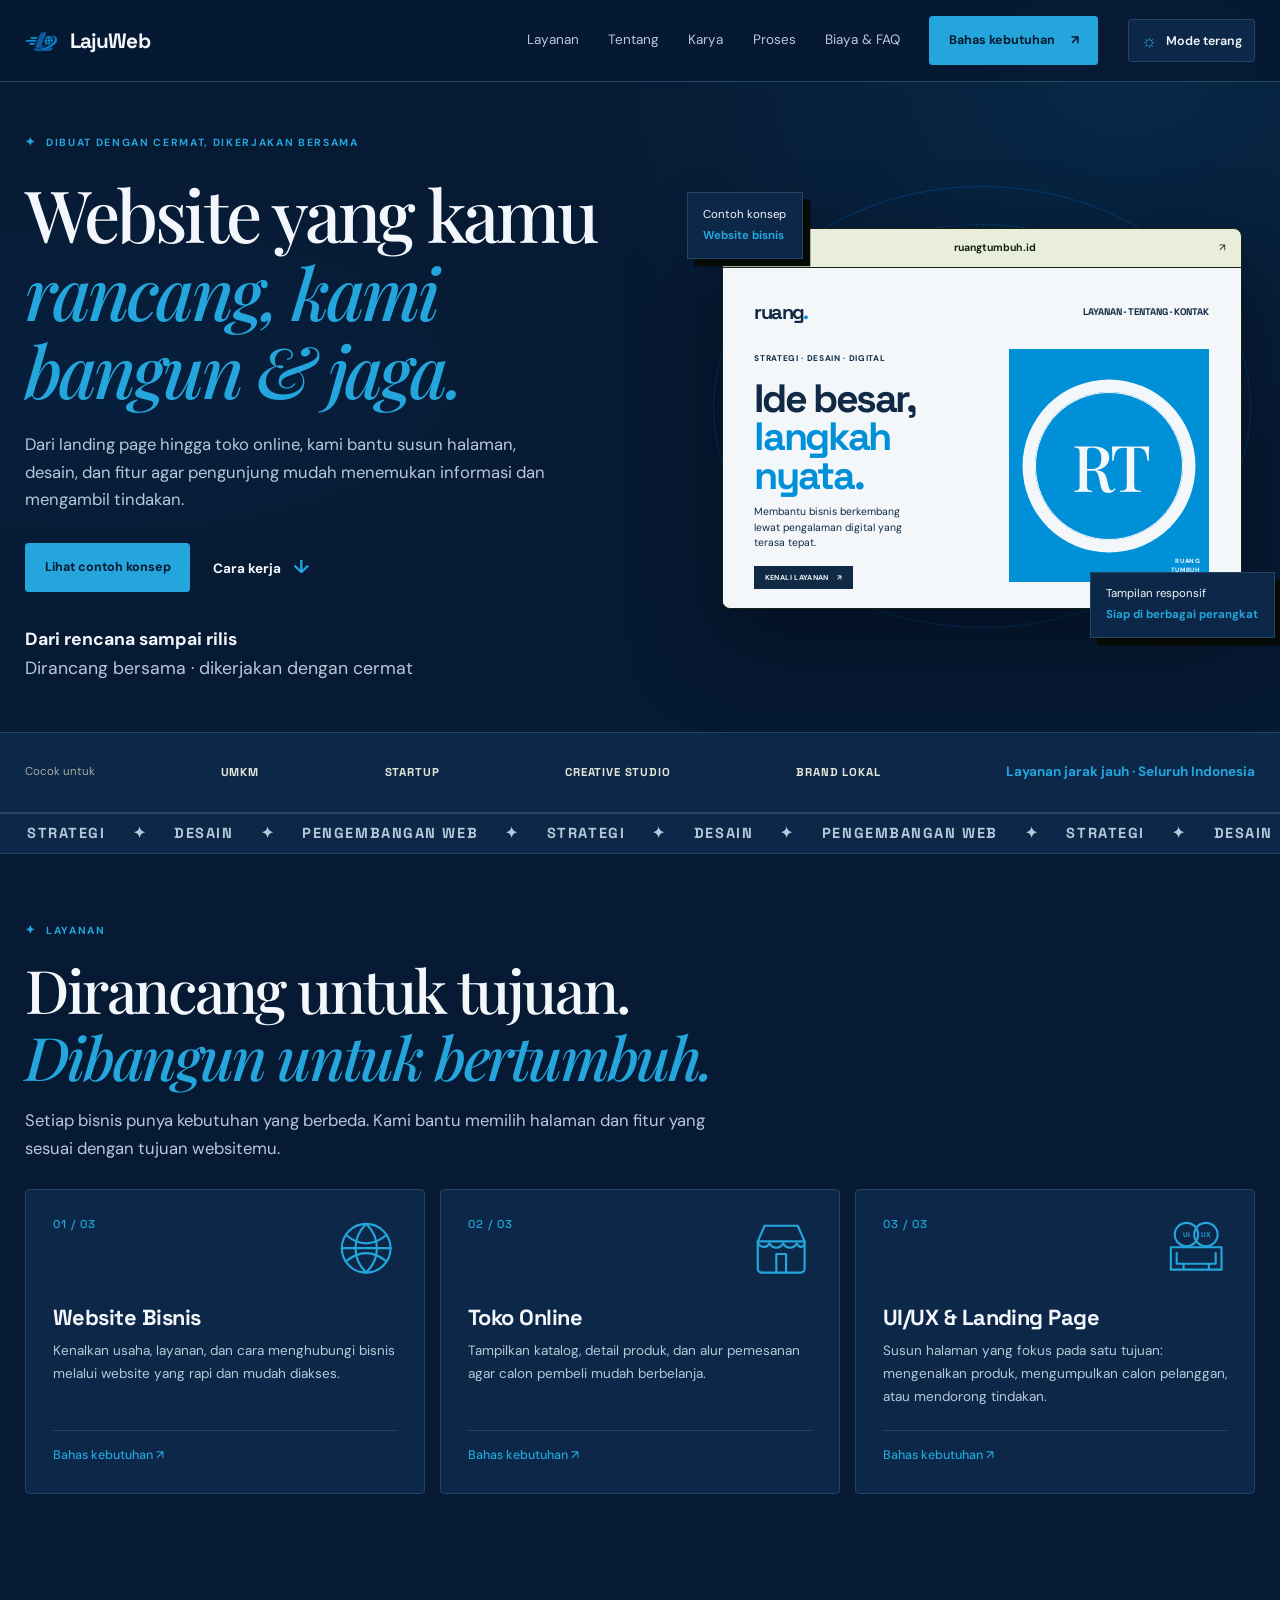
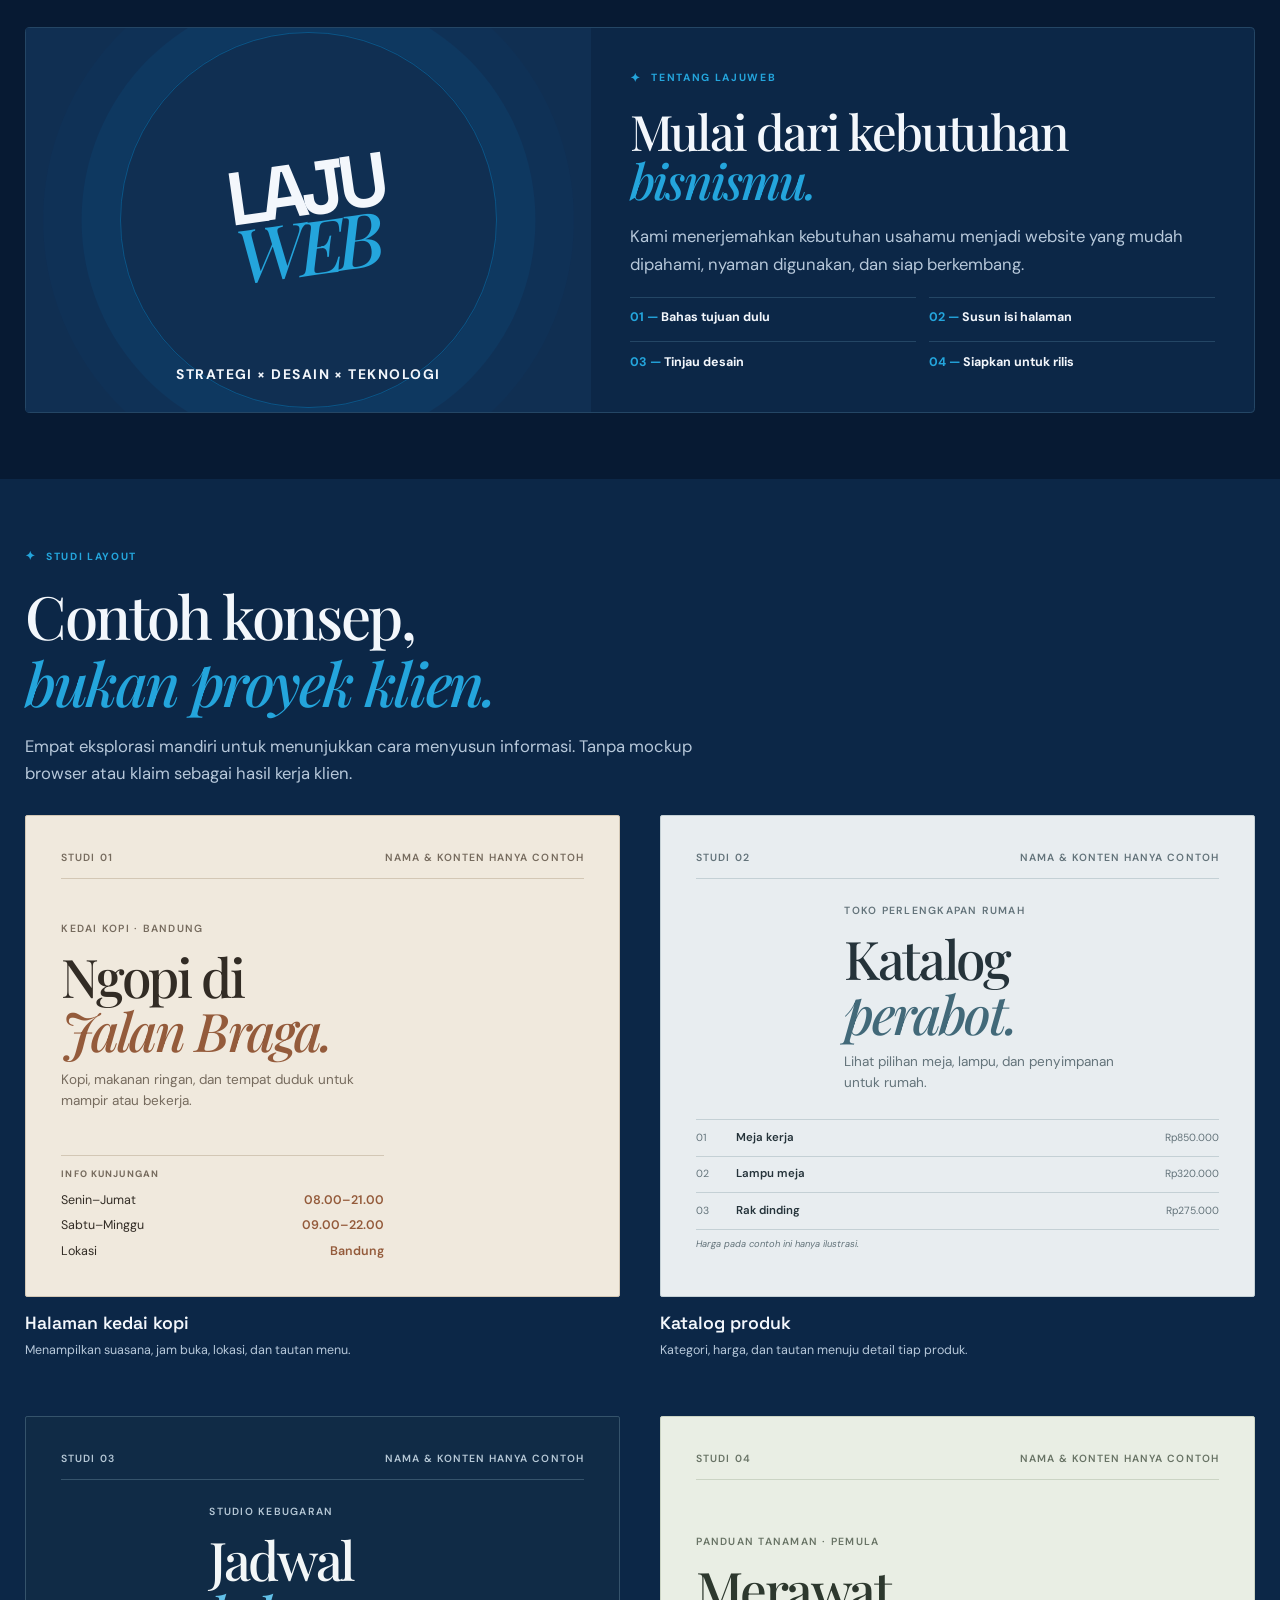
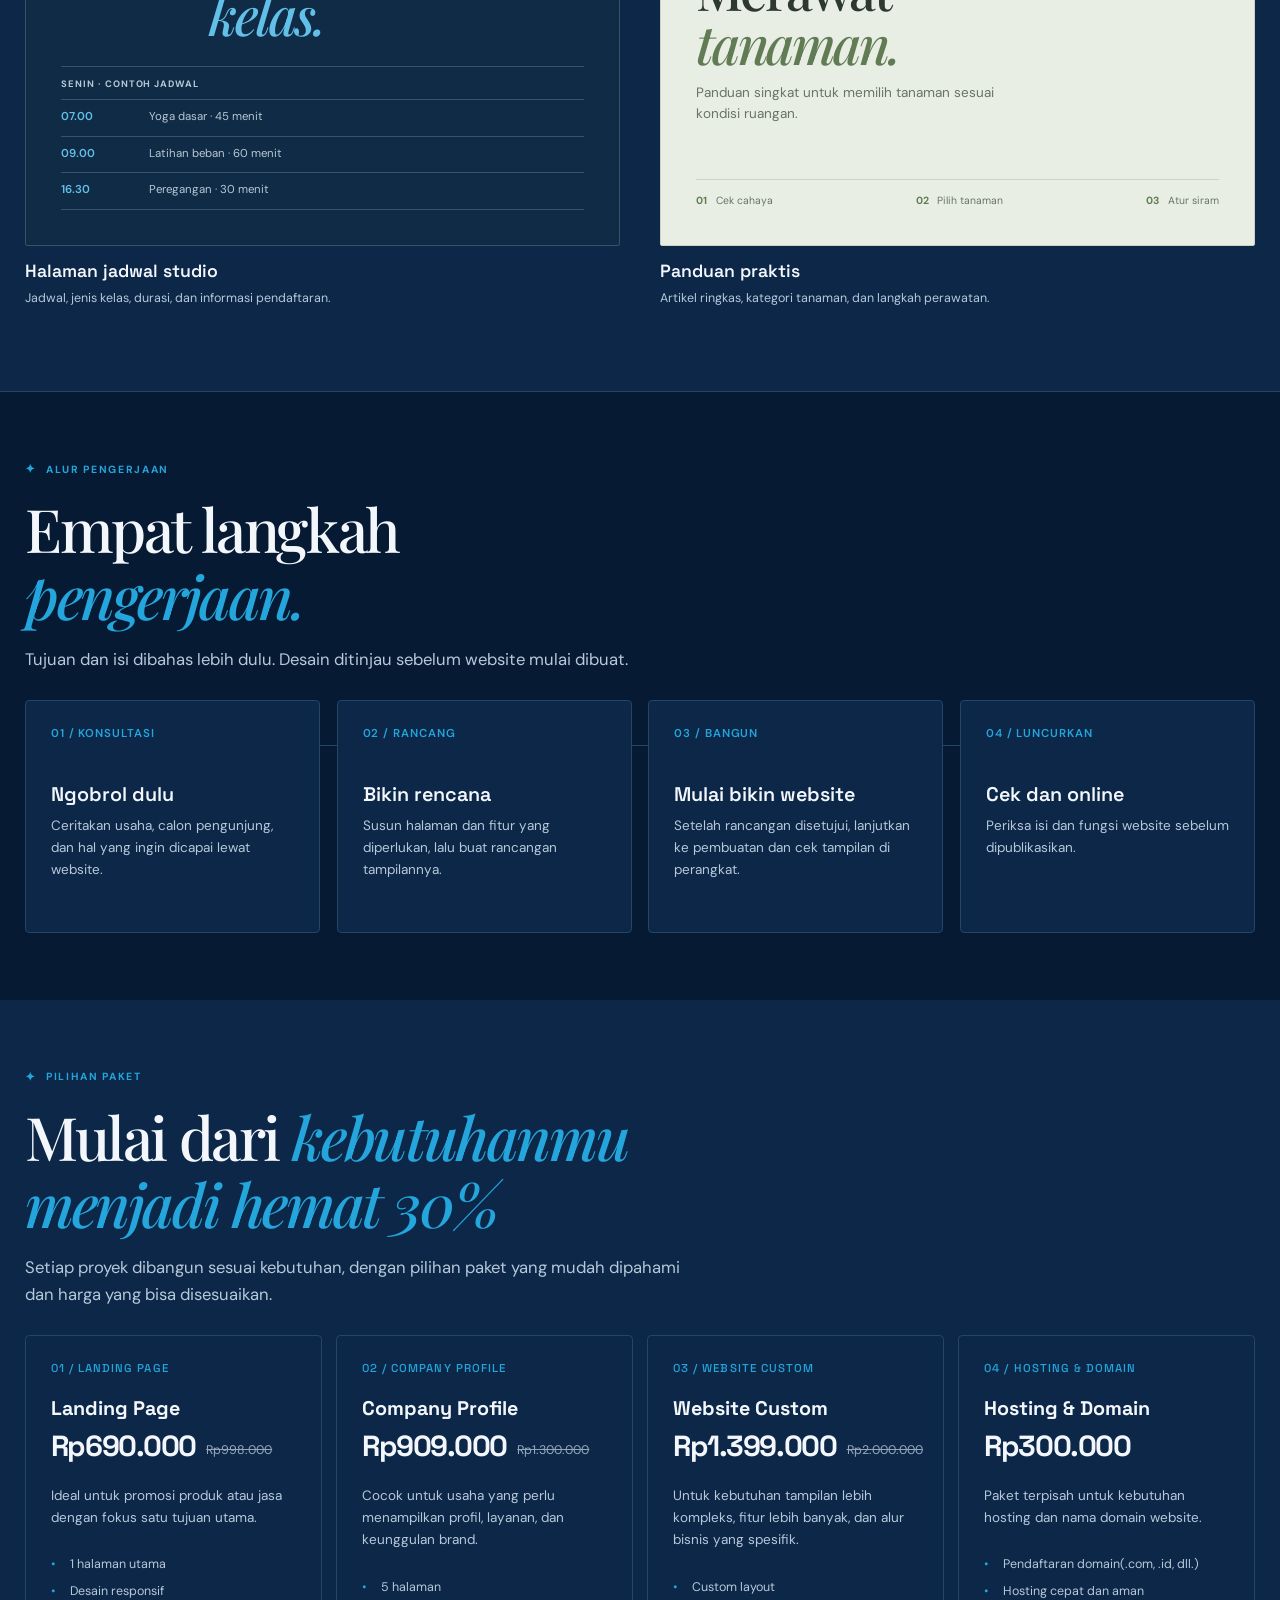
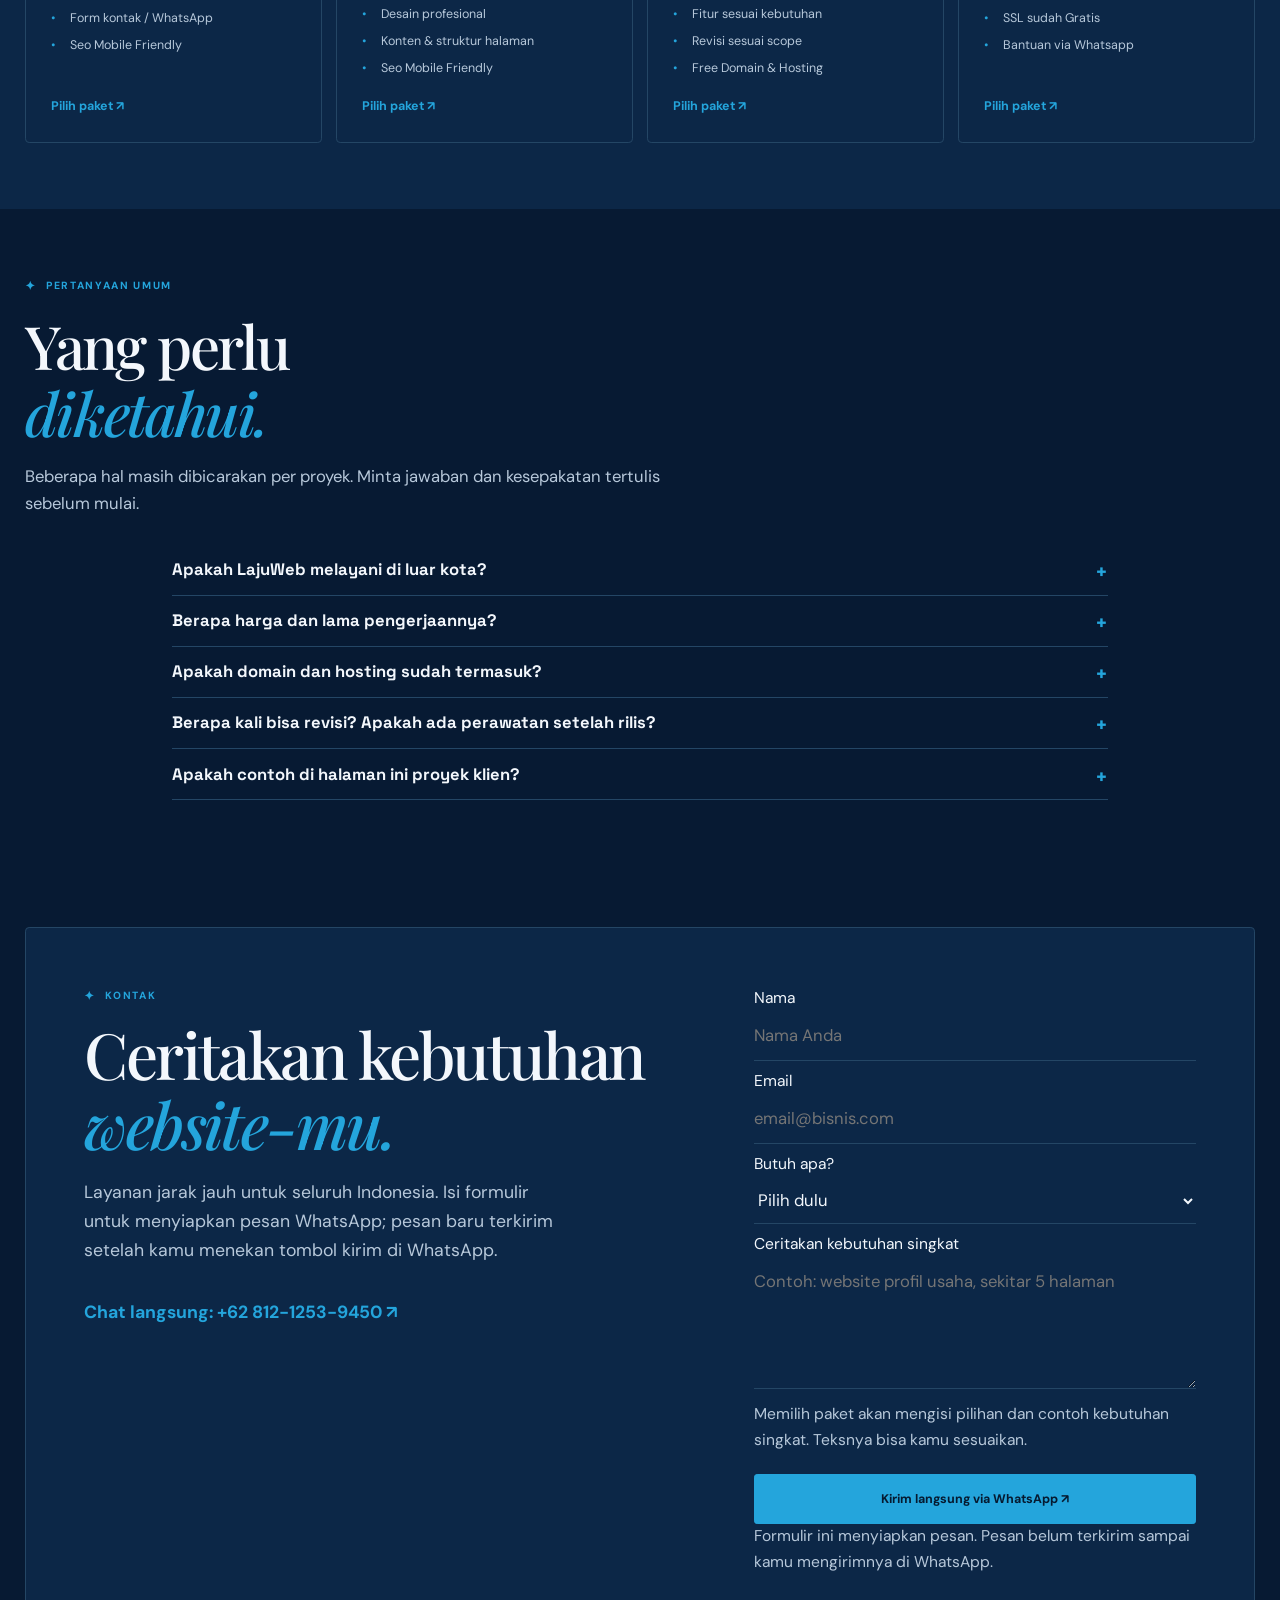
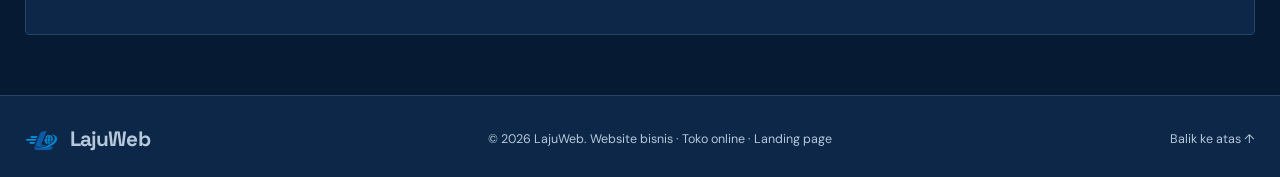
<file: index.html>
<!doctype html>
<html lang="id">
  <head>
    <meta charset="utf-8" />
    <meta name="viewport" content="width=device-width, initial-scale=1" />
    <meta name="theme-color" content="#071a33" />
    <meta
      name="description"
      content="LajuWeb membantu bisnis merancang website yang jelas, responsif, dan sesuai kebutuhan."
    />
    <title>LajuWeb | Website bisnis dan toko online</title>
    <script>
      try {
        const savedTheme = localStorage.getItem("lajuweb-theme");
        document.documentElement.dataset.theme =
          savedTheme === "light" || savedTheme === "dark" ? savedTheme : "dark";
      } catch (error) {
        document.documentElement.dataset.theme = "dark";
        console.error("Preferensi tema tidak dapat dibaca.", error);
      }
    </script>
    <link rel="preconnect" href="https://fonts.googleapis.com" />
    <link rel="preconnect" href="https://fonts.gstatic.com" crossorigin />
    <link
      href="https://fonts.googleapis.com/css2?family=DM+Sans:wght@400;500;600;700&family=Playfair+Display:ital,wght@0,500;0,600;1,500;1,600&family=Space+Grotesk:wght@500;600;700&display=swap"
      rel="stylesheet"
    />
    <link rel="stylesheet" href="LajuWeb.css" />
  </head>
  <body>
    <div class="ambient" aria-hidden="true"></div>
    <header>
      
      <nav class="nav shell">
        <a class="brand" href="#beranda"
          ><b>↗</b><img src="lajuweb-logo-V2.png" alt="Logo"  />LajuWeb<i></i></a
        ><button class="menu" aria-label="Buka menu" aria-expanded="false">
          ☰
        </button>
        <div class="links">
          <a href="#layanan">Layanan</a><a href="#tentang">Tentang</a
          ><a href="#karya">Karya</a><a href="#proses">Proses</a
          ><a href="#biaya">Biaya & FAQ</a
          ><a class="cta" href="#kontak">Bahas kebutuhan <span>↗</span></a>
          <button
            class="theme-toggle"
            type="button"
            aria-pressed="true"
            aria-label="Mode gelap aktif. Beralih ke mode terang"
            title="Beralih ke mode terang"
          >
            <span class="theme-toggle-icon" aria-hidden="true">☼</span>
            <span class="theme-toggle-label">Mode gelap</span>
          </button>
        </div>
      </nav>
    </header>
    <main>
      <section class="hero shell" id="beranda">
        <div class="reveal show">
          <div class="eyebrow">Dibuat dengan cermat, dikerjakan bersama</div>
          <h1>Website yang kamu<br /><em>rancang, kami bangun & jaga.</em></h1>
          <p class="lead">
            Dari landing page hingga toko online, kami bantu susun halaman,
            desain, dan fitur agar pengunjung mudah menemukan informasi dan
            mengambil tindakan.
          </p>
          <div class="hero-actions">
            <a class="button" href="#karya"
              >Lihat contoh konsep</a
            ><a class="quiet-link" href="#tentang">Cara kerja <span>↓</span></a>
          </div>
          <div class="proof">
            <div>
              <b>Dari rencana sampai rilis</b>Dirancang bersama · dikerjakan dengan cermat
            </div>
          </div>
        </div>
        <div class="hero-art reveal show" aria-label="Pratinjau desain website">
          <div class="orbit"></div>
          <div class="note top">Contoh konsep<b>Website bisnis</b></div>
          <div class="browser">
            <div class="bar">
              <span class="dots"><i></i><i></i><i></i></span>
              <b>ruangtumbuh.id</b><span aria-hidden="true">↗</span>
            </div>
            <div class="mock business-preview">
              <div class="mock-nav">
                <b>ruang<span>.</span></b>
                <span>LAYANAN · TENTANG · KONTAK</span>
              </div>
              <div class="business-preview-hero">
                <div class="business-preview-copy">
                  <span class="business-preview-eyebrow">STRATEGI · DESAIN · DIGITAL</span>
                  <h2>Ide besar,<br /><em>langkah nyata.</em></h2>
                  <p>
                    Membantu bisnis berkembang lewat pengalaman digital yang
                    terasa tepat.
                  </p>
                  <span class="business-preview-cta">KENALI LAYANAN <b>↗</b></span>
                </div>
                <div class="business-preview-art" aria-hidden="true">
                  <i></i><b>RT</b><span>RUANG<br />TUMBUH</span>
                </div>
              </div>
            </div>
          </div>
          <div class="note bottom">Tampilan responsif<b>Siap di berbagai perangkat</b></div>
        </div>
      </section>
      <div class="strip">
        <div class="shell">
          <span>Cocok untuk</span><b>UMKM</b><b>STARTUP</b><b>CREATIVE STUDIO</b
          ><b>BRAND LOKAL</b
          ><span class="service-area"
            >Layanan jarak jauh · Seluruh Indonesia</span
          >
        </div>
      </div>
      <div class="ticker">
        <div>
          <span>STRATEGI</span>✦<span>DESAIN</span>✦<span>PENGEMBANGAN WEB</span
          >✦<span>STRATEGI</span>✦<span>DESAIN</span>✦<span
            >PENGEMBANGAN WEB</span
          >✦<span>STRATEGI</span>✦<span>DESAIN</span>✦<span
            >PENGEMBANGAN WEB</span
          >✦<span>STRATEGI</span>✦<span>DESAIN</span>✦<span
            >PENGEMBANGAN WEB</span>✦<span>STRATEGI</span>✦<span>DESAIN</span>✦<span
            >PENGEMBANGAN WEB</span>✦<span>STRATEGI</span>✦<span>DESAIN</span>✦<span
            >PENGEMBANGAN WEB</span>✦<span>STRATEGI</span>✦<span>DESAIN</span>✦<span
            >PENGEMBANGAN WEB</span>
        </div>
      </div>
      <section class="pad shell" id="layanan">
        <div class="section-head reveal">
          <div>
            <div class="eyebrow">Layanan</div>
            <h2>Dirancang untuk tujuan.<br /><em>Dibangun untuk bertumbuh.</em></h2>
          </div>
          <p>
            Setiap bisnis punya kebutuhan yang berbeda. Kami bantu memilih
            halaman dan fitur yang sesuai dengan tujuan websitemu.
          </p>
        </div>
        <div class="cards">
          <article class="card reveal">
            <div class="card-top">
              <span class="index">01 / 03</span>
              <div class="icon" aria-hidden="true">
                <svg viewBox="0 0 64 64" fill="none">
                  <circle cx="32" cy="32" r="25" />
                  <path d="M7 32h50M32 7c7 7 11 15 11 25S39 50 32 57M32 7c-7 7-11 15-11 25s4 18 11 25M12 19c6 5 13 8 20 8s14-3 20-8M12 45c6-5 13-8 20-8s14 3 20 8" />
                </svg>
              </div>
            </div>
            <h3>Website Bisnis</h3>
            <p>
              Kenalkan usaha, layanan, dan cara menghubungi bisnis melalui
              website yang rapi dan mudah diakses.
            </p>
            <a
              class="service-select"
              href="#kontak"
              data-service="Konsultasi layanan"
              >Bahas kebutuhan ↗</a
            >
          </article>
          <article class="card reveal">
            <div class="card-top">
              <span class="index">02 / 03</span>
              <div class="icon" aria-hidden="true">
                <svg viewBox="0 0 64 64" fill="none">
                  <path d="M8 25 15 9h34l7 16M8 25h48v28a4 4 0 0 1-4 4H12a4 4 0 0 1-4-4V25Z" />
                  <path d="M8 25c0 6 9 8 12 2 3 6 11 6 14 0 3 6 11 6 14 0 3 6 8 4 8-2M27 57V38h10v19" />
                </svg>
              </div>
            </div>
            <h3>Toko Online</h3>
            <p>
              Tampilkan katalog, detail produk, dan alur pemesanan agar calon
              pembeli mudah berbelanja.
            </p>
            <a
              class="service-select"
              href="#kontak"
              data-service="Konsultasi layanan"
              >Bahas kebutuhan ↗</a
            >
          </article>
          <article class="card reveal">
            <div class="card-top">
              <span class="index">03 / 03</span>
              <div class="icon" aria-hidden="true">
                <svg viewBox="0 0 64 64" fill="none">
                  <circle cx="22" cy="18" r="12" />
                  <circle cx="42" cy="18" r="12" />
                  <path d="M6 31h52v23H6zM12 37v11h40V37M19 48v6m26-6v6" />
                  <text x="22" y="20.5" fill="currentColor" stroke="none" font-size="7" font-weight="700" text-anchor="middle">UI</text>
                  <text x="42" y="20.5" fill="currentColor" stroke="none" font-size="7" font-weight="700" text-anchor="middle">UX</text>
                </svg>
              </div>
            </div>
            <h3>UI/UX & Landing Page</h3>
            <p>
              Susun halaman yang fokus pada satu tujuan: mengenalkan produk,
              mengumpulkan calon pelanggan, atau mendorong tindakan.
            </p>
            <a
              class="service-select"
              href="#kontak"
              data-service="Konsultasi layanan"
              >Bahas kebutuhan ↗</a
            >
          </article>
        </div>
      </section>
      <section class="shell pad" id="tentang">
        <div class="about reveal">
          <div class="about-visual">
            <strong>LAJU<br /><i>WEB</i></strong
            ><small>STRATEGI × DESAIN × TEKNOLOGI</small>
          </div>
          <div class="about-copy">
            <div class="eyebrow">Tentang LajuWeb</div>
            <h2>Mulai dari kebutuhan<br /><em>bisnismu.</em></h2>
            <p>
              Kami menerjemahkan kebutuhan usahamu menjadi website yang mudah
              dipahami, nyaman digunakan, dan siap berkembang.
            </p>
            <div class="values">
              <span><i>01 — </i>Bahas tujuan dulu</span
              ><span><i>02 — </i>Susun isi halaman</span
              ><span><i>03 — </i>Tinjau desain</span
              ><span><i>04 — </i>Siapkan untuk rilis</span>
            </div>
          </div>
        </div>
      </section>
      <section id="karya">
        <div class="pad shell">
          <div class="section-head reveal">
            <div>
              <div class="eyebrow">Studi layout</div>
              <h2>Contoh konsep,<br /><em>bukan proyek klien.</em></h2>
            </div>
            <p>
              Empat eksplorasi mandiri untuk menunjukkan cara menyusun
              informasi. Tanpa mockup browser atau klaim sebagai hasil kerja
              klien.
            </p>
          </div>

          <div class="work-list">
            <article class="work study-card study-cafe reveal">
              <div class="study-visual">
                <div class="study-top">
                  <span>STUDI 01</span><span>NAMA & KONTEN HANYA CONTOH</span>
                </div>
                <div class="study-cafe-copy">
                  <span class="study-overline">KEDAI KOPI · BANDUNG</span>
                  <h3>Ngopi di<br /><em>Jalan Braga.</em></h3>
                  <p>Kopi, makanan ringan, dan tempat duduk untuk mampir atau bekerja.</p>
                </div>
                <div class="study-menu">
                  <span>INFO KUNJUNGAN</span>
                  <span>Senin–Jumat <b>08.00–21.00</b></span>
                  <span>Sabtu–Minggu <b>09.00–22.00</b></span>
                  <span>Lokasi <b>Bandung</b></span>
                </div>
              </div>
              <div class="study-meta">
                <h3>Halaman kedai kopi</h3>
                <p>Menampilkan suasana, jam buka, lokasi, dan tautan menu.</p>
              </div>
            </article>
            <article class="work study-card study-home reveal">
              <div class="study-visual">
                <div class="study-top">
                  <span>STUDI 02</span><span>NAMA & KONTEN HANYA CONTOH</span>
                </div>
                <div class="study-home-copy">
                  <span class="study-overline">TOKO PERLENGKAPAN RUMAH</span>
                  <h3>Katalog<br /><em>perabot.</em></h3>
                  <p>Lihat pilihan meja, lampu, dan penyimpanan untuk rumah.</p>
                </div>
                <div class="study-catalog">
                  <span>01 <b>Meja kerja</b><i>Rp850.000</i></span>
                  <span>02 <b>Lampu meja</b><i>Rp320.000</i></span>
                  <span>03 <b>Rak dinding</b><i>Rp275.000</i></span>
                  <span class="study-catalog-note">Harga pada contoh ini hanya ilustrasi.</span>
                </div>
              </div>
              <div class="study-meta">
                <h3>Katalog produk</h3>
                <p>Kategori, harga, dan tautan menuju detail tiap produk.</p>
              </div>
            </article>
            <article class="work study-card study-movement reveal">
              <div class="study-visual">
                <div class="study-top">
                  <span>STUDI 03</span><span>NAMA & KONTEN HANYA CONTOH</span>
                </div>
                <div class="study-movement-copy">
                  <span class="study-overline">STUDIO KEBUGARAN</span>
                  <h3>Jadwal<br /><em>kelas.</em></h3>
                </div>
                <div class="study-schedule">
                  <span class="study-schedule-label">SENIN · CONTOH JADWAL</span>
                  <span><b>07.00</b>Yoga dasar · 45 menit</span>
                  <span><b>09.00</b>Latihan beban · 60 menit</span>
                  <span><b>16.30</b>Peregangan · 30 menit</span>
                </div>
              </div>
              <div class="study-meta">
                <h3>Halaman jadwal studio</h3>
                <p>Jadwal, jenis kelas, durasi, dan informasi pendaftaran.</p>
              </div>
            </article>
            <article class="work study-card study-garden reveal">
              <div class="study-visual">
                <div class="study-top">
                  <span>STUDI 04</span><span>NAMA & KONTEN HANYA CONTOH</span>
                </div>
                <div class="study-garden-copy">
                  <span class="study-overline">PANDUAN TANAMAN · PEMULA</span>
                  <h3>Merawat<br /><em>tanaman.</em></h3>
                  <p>Panduan singkat untuk memilih tanaman sesuai kondisi ruangan.</p>
                </div>
                <div class="study-plant-notes">
                  <span><b>01</b> Cek cahaya</span>
                  <span><b>02</b> Pilih tanaman</span>
                  <span><b>03</b> Atur siram</span>
                </div>
              </div>
              <div class="study-meta">
                <h3>Panduan praktis</h3>
                <p>Artikel ringkas, kategori tanaman, dan langkah perawatan.</p>
              </div>
            </article>
          </div>
        </div>
      </section>
      
      <section class="pad process" id="proses">
        <div class="section-head reveal">
          <div>
            <div class="eyebrow">Alur pengerjaan</div>
            <h2>Empat langkah<br /><em>pengerjaan.</em></h2>
          </div>
          <p>
            Tujuan dan isi dibahas lebih dulu. Desain ditinjau sebelum website
            mulai dibuat.
          </p>
        </div>
        <div class="steps">
          <article class="step reveal">
            <span>01 / Konsultasi</span>
            <h3>Ngobrol dulu</h3>
            <p>
              Ceritakan usaha, calon pengunjung, dan hal yang ingin dicapai
              lewat website.
            </p>
          </article>
          <article class="step reveal">
            <span>02 / Rancang</span>
            <h3>Bikin rencana</h3>
            <p>
              Susun halaman dan fitur yang diperlukan, lalu buat rancangan
              tampilannya.
            </p>
          </article>
          <article class="step reveal">
            <span>03 / Bangun</span>
            <h3>Mulai bikin website</h3>
            <p>
              Setelah rancangan disetujui, lanjutkan ke pembuatan dan cek
              tampilan di perangkat.
            </p>
          </article>
          <article class="step reveal">
            <span>04 / Luncurkan</span>
            <h3>Cek dan online</h3>
            <p>Periksa isi dan fungsi website sebelum dipublikasikan.</p>
          </article>
        </div>
      </section>
      <section class="business-info pad" id="biaya">
        <div class="shell">
          <div class="section-head reveal">
            <div>
              <div class="eyebrow">Pilihan paket</div>
              <h2>
                Mulai dari <em> kebutuhanmu menjadi hemat 30%</em>
              </h2>
            </div>
            <p>
              Setiap proyek dibangun sesuai kebutuhan, dengan pilihan paket
              yang mudah dipahami dan harga yang bisa disesuaikan.
            </p>
          </div>
          <div class="info-grid">
            <article class="info-card reveal">
              <span class="index">01 / LANDING PAGE</span>
              <h3>Landing Page</h3>
              <p class="price">
                <strong>Rp690.000</strong><span>Rp998.000</span>
              </p>
              <p>
                Ideal untuk promosi produk atau jasa dengan fokus satu tujuan
                utama.
              </p>
              <ul>
                <li>1 halaman utama</li>
                <li>Desain responsif</li>
                <li>Form kontak / WhatsApp</li>
                <li>Seo Mobile Friendly</li>
              </ul>
              <a
                class="package-select"
                href="#kontak"
                data-service="Landing Page"
                data-details="Contoh kebutuhan: promosi produk atau jasa dengan satu tujuan utama, seperti mengarahkan pengunjung untuk menghubungi saya."
                >Pilih paket ↗</a
              >
            </article>
            <article class="info-card reveal">
              <span class="index">02 / COMPANY PROFILE</span>
              <h3>Company Profile</h3>
              <p class="price">
                <strong>Rp909.000</strong><span>Rp1.300.000</span>
              </p>
              <p>
                Cocok untuk usaha yang perlu menampilkan profil, layanan, dan
                keunggulan brand.
              </p>
              <ul>
                <li>5 halaman</li>
                <li>Desain profesional</li>
                <li>Konten & struktur halaman</li>
                <li>Seo Mobile Friendly</li>
              </ul>
              <a
                class="package-select"
                href="#kontak"
                data-service="Company Profile"
                data-details="Contoh kebutuhan: memperkenalkan usaha, layanan, keunggulan, dan informasi kontak dalam beberapa halaman."
                >Pilih paket ↗</a
              >
            </article>
            <article class="info-card reveal">
              <span class="index">03 / WEBSITE CUSTOM</span>
              <h3>Website Custom</h3>
              <p class="price">
                <strong>Rp1.399.000</strong><span>Rp2.000.000</span>
              </p>
              <p>
                Untuk kebutuhan tampilan lebih kompleks, fitur lebih banyak, dan
                alur bisnis yang spesifik.
              </p>
              <ul>
                <li>Custom layout</li>
                <li>Fitur sesuai kebutuhan</li>
                <li>Revisi sesuai scope</li>
                <li>Free Domain & Hosting</li>
              </ul>
              <a
                class="package-select"
                href="#kontak"
                data-service="Website Custom"
                data-details="Contoh kebutuhan: website dengan tampilan, fitur, atau alur khusus untuk mendukung bisnis saya."
                >Pilih paket ↗</a
              >
            </article>
            <article class="info-card reveal">
              <span class="index">04 / HOSTING & DOMAIN</span>
              <h3>Hosting & Domain</h3>
              <p class="price"><strong>Rp300.000</strong></p>
              <p>
                Paket terpisah untuk kebutuhan hosting dan nama domain website.
              </p>
              <ul>
                <li>Pendaftaran domain(.com, .id, dll.)</li>
                <li>Hosting cepat dan aman</li>
                <li>SSL sudah Gratis</li>
                <li>Bantuan via Whatsapp</li>
              </ul>
              <a
                class="package-select"
                href="#kontak"
                data-service="Hosting & Domain"
                data-details="Contoh kebutuhan: menyiapkan domain dan hosting untuk website bisnis saya."
                >Pilih paket ↗</a
              >
            </article>
          </div>
        </div>
      </section>

      <section class="faq-area pad" id="faq">
        <div class="shell">
          <div class="section-head reveal">
            <div>
              <div class="eyebrow">Pertanyaan umum</div>
              <h2>Yang perlu<br /><em>diketahui.</em></h2>
            </div>
            <p>
              Beberapa hal masih dibicarakan per proyek. Minta jawaban dan
              kesepakatan tertulis sebelum mulai.
            </p>
          </div>
          <div class="faq-list">
            <details class="faq-item reveal">
              <summary>Apakah LajuWeb melayani di luar kota?</summary>
              <p>Ya. LajuWeb melayani seluruh Indonesia secara jarak jauh.</p>
            </details>
            <details class="faq-item reveal">
              <summary>Berapa harga dan lama pengerjaannya?</summary>
              <p>
                Belum ada harga tetap atau durasi baku. Keduanya dibahas setelah
                kebutuhan, fitur, dan isi proyek diketahui.
              </p>
            </details>
            <details class="faq-item reveal">
              <summary>Apakah domain dan hosting sudah termasuk?</summary>
              <p>
                Belum ada ketentuan paket. Pastikan status domain, hosting, dan
                biaya tahunannya dicantumkan dalam penawaran.
              </p>
            </details>
            <details class="faq-item reveal">
              <summary>
                Berapa kali bisa revisi? Apakah ada perawatan setelah rilis?
              </summary>
              <p>
                Ketentuan revisi dan perawatan belum ditetapkan. Minta cakupan
                dan biayanya dijelaskan sebelum menyetujui pekerjaan.
              </p>
            </details>
            <details class="faq-item reveal">
              <summary>Apakah contoh di halaman ini proyek klien?</summary>
              <p>
                Bukan. Teras Rasa dan Rapi Rumah adalah konsep latihan, bukan
                proyek klien.
              </p>
            </details>
          </div>
        </div>
      </section>

      <section class="contact shell" id="kontak">
        <div class="contact-box reveal">
          <div>
            <div class="eyebrow">Kontak</div>
            <h2>Ceritakan kebutuhan<br /><em>website-mu.</em></h2>
            <p>
              Layanan jarak jauh untuk seluruh Indonesia. Isi formulir untuk
              menyiapkan pesan WhatsApp; pesan baru terkirim setelah kamu
              menekan tombol kirim di WhatsApp.
            </p>
            <a
              class="contact-direct"
              href="https://wa.me/6281212539450"
              target="_blank"
              rel="noopener noreferrer"
              >Chat langsung: +62 812-1253-9450 ↗</a
            >
          </div>
          <form class="contact-form" id="contact-form">
            <label for="contact-name"
              >Nama<input
                id="contact-name"
                name="name"
                required
                maxlength="80"
                autocomplete="name"
                placeholder="Nama Anda" /></label
            ><label for="contact-email"
              >Email<input
                id="contact-email"
                name="email"
                type="email"
                maxlength="254"
                autocomplete="email"
                placeholder="email@bisnis.com" /></label
            ><label for="contact-service"
              >Butuh apa?<select id="contact-service" name="service" required>
                <option value="">Pilih dulu</option>
                <option>Konsultasi layanan</option>
                <option>Landing Page</option>
                <option>Company Profile</option>
                <option>Website Custom</option>
                <option>Hosting & Domain</option>
              </select></label
            ><label for="contact-details"
              >Ceritakan kebutuhan singkat<textarea
                id="contact-details"
                name="details"
                maxlength="1000"
                rows="4"
                placeholder="Contoh: website profil usaha, sekitar 5 halaman"
              ></textarea></label
            ><p class="form-hint">
              Memilih paket akan mengisi pilihan dan contoh kebutuhan singkat.
              Teksnya bisa kamu sesuaikan.
            </p>
            <button class="button" type="submit">
              Kirim langsung via WhatsApp ↗
            </button>
            <p class="status" id="contact-status" aria-live="polite">
              Formulir ini menyiapkan pesan. Pesan belum terkirim sampai kamu
              mengirimnya di WhatsApp.
            </p>
          </form>
        </div>
      </section>
    </main>
    <footer class="site-footer">
      <div class="shell footer-row">
        <a class="brand" href="#beranda"><img src="lajuweb-logo-V2.png" alt=""><b>↗</b>LajuWeb</a
        ><span>© 2026 LajuWeb. Website bisnis · Toko online · Landing page</span
        ><a href="#beranda">Balik ke atas ↑</a>
      </div>
    </footer>
    <script src="LajuWeb.js" defer></script>
  </body>
</html>
</file>
<file: LajuWeb.css>
:root {
  --bg: #10120e;
  --surface: #181b15;
  --surface-2: #20241d;
  --text: #f2f4e8;
  --muted: #a4aa99;
  --line: #353c30;
  --lime: #c8f34a;
  --lime-deep: #94bd24;
  --cream: #edf0df;
  --serif: "Playfair Display", serif;
  --sans: "DM Sans", sans-serif;
  --display: "Space Grotesk", sans-serif;
}
* {
  box-sizing: border-box;
}
html {
  scroll-behavior: smooth;
}
body {
  margin: 0;
  overflow-x: hidden;
  background: var(--bg);
  color: var(--text);
  font: 15px/1.65 var(--sans);
}
a {
  color: inherit;
  text-decoration: none;
}
button,
input,
select,
textarea {
  font: inherit;
}
.shell {
  width: min(1600px, calc(100% - 48px));
  margin: auto;
}
.ambient {
  position: fixed;
  z-index: -1;
  inset: 0;
  overflow: hidden;
  pointer-events: none;
  background:
    radial-gradient(circle at 82% 4%, #4c682772, transparent 26rem),
    radial-gradient(circle at 7% 58%, #31502a70, transparent 23rem),
    radial-gradient(circle at 72% 88%, #34462552, transparent 22rem),
    linear-gradient(#ffffff05 1px, transparent 1px),
    linear-gradient(90deg, #ffffff05 1px, transparent 1px);
  background-size:
    auto,
    auto,
    auto,
    54px 54px,
    54px 54px;
  animation: grid-drift 22s linear infinite;
}
.ambient:before,
.ambient:after {
  content: "";
  position: absolute;
  border-radius: 50%;
  filter: blur(2px);
  opacity: 0.8;
}
.ambient:before {
  width: 33rem;
  height: 33rem;
  right: -15rem;
  top: 4rem;
  border: 1px solid #b7e53748;
  box-shadow:
    0 0 0 42px #b7e5370a,
    0 0 95px #a6d42b22;
  animation: float-orb 16s ease-in-out infinite;
}
.ambient:after {
  width: 21rem;
  height: 21rem;
  left: -13rem;
  bottom: 9rem;
  border: 1px solid #8bcf734b;
  box-shadow:
    0 0 0 29px #91d8700b,
    0 0 80px #63bd6126;
  animation: float-orb 20s ease-in-out -7s infinite reverse;
}
@keyframes grid-drift {
  to {
    background-position:
      0 0,
      0 0,
      0 0,
      54px 54px,
      54px 54px;
  }
}
@keyframes float-orb {
  50% {
    transform: translate(42px, -24px) scale(1.08);
    opacity: 1;
  }
}
.ambient:before {
  width: 33rem;
  height: 33rem;
  right: -15rem;
  top: 4rem;
}
.ambient:after {
  width: 21rem;
  height: 21rem;
  left: -13rem;
  bottom: 9rem;
}
header {
  position: sticky;
  top: 0;
  z-index: 10;
  border-bottom: 1px solid #ffffff0d;
  background: #10120ee8;
  backdrop-filter: blur(16px);
}
.nav {
  height: 76px;
  display: flex;
  align-items: center;
  justify-content: space-between;
  gap: 24px;
}
.brand {
  font: 700 20px var(--display);
  letter-spacing: -1.4px;
}
.brand b {
  display: inline-grid;
  place-items: center;
  width: 25px;
  height: 25px;
  margin-right: 6px;
  background: var(--lime);
  color: #13160f;
  transform: rotate(-8deg);
  font-size: 20px;
}
.brand i {
  color: var(--lime);
  font-style: normal;
}
.links {
  display: flex;
  align-items: center;
  gap: 25px;
  color: #c2c7b9;
  font-size: 13px;
}
.links a:hover {
  color: var(--lime);
}
.cta,
.button {
  display: inline-flex;
  align-items: center;
  justify-content: center;
  gap: 15px;
  border: 0;
  cursor: pointer;
  padding: 13px 18px;
  background: var(--lime);
  color: #15180f;
  font-size: 12px;
  font-weight: 700;
  transition:
    transform 0.2s,
    box-shadow 0.2s;
}
.cta:hover,
.button:hover {
  transform: translate(-2px, -2px);
  box-shadow: 4px 4px 0 #76951e;
}
.menu {
  display: none;
  background: none;
  border: 0;
  color: var(--text);
  font-size: 22px;
}
.hero {
  min-height: 590px;
  display: grid;
  grid-template-columns: 1.05fr 0.95fr;
  gap: 32px;
  align-items: center;
  padding: 52px 0 32px;
}
.eyebrow {
  display: flex;
  align-items: center;
  gap: 9px;
  color: var(--lime);
  font-size: 10px;
  letter-spacing: 1.6px;
  font-weight: 700;
  text-transform: uppercase;
}
.eyebrow:before {
  content: "✦";
  font-size: 12px;
}
.hero h1,
.section-head h2 {
  font: 600 clamp(48px, 7vw, 90px)/0.92 var(--display);
  letter-spacing: -5px;
  margin: 22px 0;
}
.hero h1 em,
.section-head h2 em {
  font-family: var(--serif);
  font-weight: 500;
  color: var(--lime);
  letter-spacing: -4px;
}
.lead {
  max-width: 510px;
  color: var(--muted);
  font-size: 16px;
}
.hero-actions {
  display: flex;
  align-items: center;
  gap: 22px;
  margin-top: 28px;
}
.quiet-link {
  font-size: 13px;
  font-weight: 700;
}
.quiet-link span {
  color: var(--lime);
  font-size: 18px;
  margin-left: 8px;
}
.proof {
  display: flex;
  align-items: center;
  gap: 13px;
  margin-top: 30px;
  color: var(--muted);
  font-size: 17px;
}
.faces {
  display: flex;
}
.faces span {
  display: grid;
  place-items: center;
  width: 35px;
  height: 35px;
  margin-right: -8px;
  border: 2px solid var(--bg);
  border-radius: 50%;
  background: #39482c;
  color: var(--lime);
  font-size: 9px;
  font-weight: 700;
}
.faces span:nth-child(2) {
  background: #5b4938;
  color: #ffd6ae;
}
.faces span:nth-child(3) {
  background: #344456;
  color: #b9dcff;
}
.proof b {
  display: block;
  color: var(--text);
}
.hero-art {
  position: relative;
  height: 445px;
}
.orbit {
  position: absolute;
  border: 1px solid #56624a;
  border-radius: 50%;
  inset: 10px 4px;
}
.orbit:after {
  content: "";
  position: absolute;
  inset: 36px;
  border: 1px dashed #4a5540;
  border-radius: 50%;
}
.browser {
  position: absolute;
  inset: 50px 13px 28px;
  background: #e9eedb;
  color: #172014;
  box-shadow: 17px 17px 0 var(--lime);
  overflow: hidden;
}
.bar {
  height: 38px;
  display: flex;
  align-items: center;
  justify-content: space-between;
  padding: 0 14px;
  border-bottom: 1px solid #ced4c0;
  font-size: 10px;
}
.dots i {
  display: inline-block;
  width: 7px;
  height: 7px;
  margin-right: 4px;
  border-radius: 50%;
  background: #d1846b;
}
.dots i:nth-child(2) {
  background: #e3bb55;
}
.dots i:nth-child(3) {
  background: #7baa70;
}
.mock {
  height: calc(100% - 38px);
  padding: 20px;
  background: linear-gradient(130deg, #c0dc80, #eff2dd 63%, #b8d591);
}
.mock-nav {
  display: flex;
  justify-content: space-between;
  font: 700 10px var(--display);
}
.mock-title {
  margin-top: 70px;
  font: 600 39px/0.85 var(--display);
  letter-spacing: -2px;
}
.mock-title i {
  font-family: var(--serif);
  font-weight: 500;
}
.mock-pill {
  display: inline-block;
  margin-top: 22px;
  padding: 7px 10px;
  background: #152111;
  color: white;
  font-size: 8px;
}
.sun {
  position: absolute;
  right: 48px;
  top: 88px;
  width: 150px;
  height: 150px;
  border-radius: 50%;
  background: #f5da81;
  box-shadow: 0 0 0 23px #f4e7ad88;
}
.leaf {
  position: absolute;
  right: 60px;
  bottom: 23px;
  width: 160px;
  height: 185px;
  border-radius: 90% 0 90% 0;
  background: #4f712e;
  transform: rotate(-30deg);
  box-shadow: -40px 20px 0 -5px #70963e;
}
.note {
  position: absolute;
  z-index: 2;
  padding: 12px 15px;
  background: var(--surface);
  border: 1px solid var(--line);
  font-size: 11px;
  box-shadow: 7px 7px 0 #080a06;
}
.note b {
  display: block;
  color: var(--lime);
  margin-top: 2px;
}
.note.top {
  top: 16px;
  left: -21px;
}
.note.bottom {
  right: -19px;
  bottom: 0;
}
.number {
  font: 700 25px var(--display);
  color: var(--lime);
}
.strip {
  border-top: 1px solid var(--line);
  border-bottom: 1px solid var(--line);
  background: #161914;
}
.strip .shell {
  min-height: 64px;
  display: flex;
  justify-content: space-between;
  align-items: center;
  gap: 20px;
  color: #a7ac9e;
  font-size: 11px;
}
.strip b {
  font: 700 11px var(--display);
  letter-spacing: 1px;
  color: #e3e7d9;
}
.ticker {
  overflow: hidden;
  background: var(--lime);
  color: #14170f;
  white-space: nowrap;
}
.ticker div {
  display: inline-block;
  padding: 10px 0;
  font: 700 14px var(--display);
  letter-spacing: 1.5px;
  animation: slide 24s linear infinite;
}
.ticker span {
  margin: 0 26px;
}
@keyframes slide {
  to {
    transform: translateX(-33.33%);
  }
}
section {
  scroll-margin-top: 75px;
}
.pad {
  padding: 32px 48px;
}
.section-head {
  display: flex;
  justify-content: space-between;
  gap: 22px;
  align-items: end;
  margin-bottom: 28px;
}
.section-head h2 {
  font-size: clamp(38px, 5vw, 62px);
  margin: 15px 0 0;
}
.section-head > p {
  max-width: 350px;
  margin: 0;
  color: var(--muted);
}
.cards {
  display: grid;
  grid-template-columns: repeat(3, 1fr);
  gap: 14px;
}
.card {
  min-height: 235px;
  padding: 20px;
  background: var(--surface);
  border: 1px solid var(--line);
  transition: 0.2s;
}
.card:hover {
  transform: translateY(-5px);
  border-color: var(--lime);
  box-shadow: 6px 6px 0 #82a523;
}
.icon {
  width: 42px;
  height: 42px;
  display: grid;
  place-items: center;
  border-radius: 50%;
  background: #dff29e;
  color: #233015;
  font-size: 21px;
}
.card:nth-child(2) .icon {
  background: #facdc1;
}
.card:nth-child(3) .icon {
  background: #bcddec;
}
.index {
  float: right;
  color: #8d9485;
  font-size: 10px;
  letter-spacing: 1px;
}
.card h3 {
  margin: 22px 0 8px;
  font: 700 20px var(--display);
}
.card p {
  color: var(--muted);
  font-size: 13px;
}
.card a {
  display: inline-block;
  margin-top: 10px;
  font-size: 12px;
  font-weight: 700;
  color: var(--lime);
}
.about {
  display: grid;
  grid-template-columns: 0.92fr 1.08fr;
  border: 1px solid var(--line);
  background: var(--surface);
}
.about-visual {
  min-height: 330px;
  position: relative;
  display: grid;
  place-items: center;
  overflow: hidden;
  background: var(--lime);
  color: #202b15;
}
.about-visual:before {
  content: "";
  position: absolute;
  width: 360px;
  height: 360px;
  border: 1px solid #64892a;
  border-radius: 50%;
  box-shadow:
    0 0 0 37px #b8e64c,
    0 0 0 74px #d6f57e;
}
.about-visual strong {
  z-index: 1;
  font: 700 72px/0.74 var(--display);
  letter-spacing: -7px;
  transform: rotate(-8deg);
}
.about-visual strong i {
  font-family: var(--serif);
  font-weight: 500;
  color: #577523;
}
.about-visual small {
  position: absolute;
  z-index: 1;
  bottom: 25px;
  letter-spacing: 1.4px;
  font-weight: 700;
}
.about-copy {
  padding: 38px;
}
.about-copy h2 {
  font: 600 47px/1 var(--display);
  letter-spacing: -3px;
  margin: 18px 0;
}
.about-copy h2 em {
  font-family: var(--serif);
  font-weight: 500;
  color: var(--lime);
}
.about-copy p {
  color: var(--muted);
}
.values {
  display: grid;
  grid-template-columns: 1fr 1fr;
  gap: 13px;
  margin-top: 18px;
  font-size: 12px;
  font-weight: 700;
}
.values span {
  padding-top: 9px;
  border-top: 1px solid var(--line);
}
.values i {
  color: var(--lime);
  font-style: normal;
}
.works {
  background: #c8f34a;
  color: #17200f;
}
.works .eyebrow,
.works .section-head > p {
  color: #415626;
}
.works .section-head h2 {
  color: #17200f;
}
.works .section-head h2 em {
  color: #3b5420;
}
.work-list {
  display: flex;
  gap: 16px;
  align-items: start;
  overflow-x: auto;
  padding-bottom: 12px;
  scroll-snap-type: x proximity;
}
.work {
  flex: 0 0 calc((100% - 66px) / 4);
  min-width: 220px;
  scroll-snap-align: start;
}
.work-visual {
  height: 260px;
  position: relative;
  overflow: hidden;
  border: 1px solid #35431e;
}
.coffee {
  background: linear-gradient(135deg, #25402e, #7c795b 52%, #d3a172);
}
.coffee:before {
  content: "TERAS\A RASA";
  white-space: pre;
  position: absolute;
  left: 28px;
  top: 31px;
  color: #fff2d6;
  font: 600 42px/0.76 var(--serif);
}
.coffee:after {
  content: "";
  position: absolute;
  width: 170px;
  height: 170px;
  right: 64px;
  bottom: -35px;
  border-radius: 48% 48% 20% 20%;
  background: radial-gradient(
    circle at 46% 38%,
    #3d2419 0 32%,
    #b47a4c 33% 42%,
    #d9a36a 43%
  );
  box-shadow: -78px -47px 0 -18px #5d7440;
}
.skin {
  background: linear-gradient(145deg, #e9d1c4, #ba9280);
}
.skin:before {
  content: "RAPI\A RUMAH";
  white-space: pre;
  position: absolute;
  top: 28px;
  left: 27px;
  font: 600 40px/0.78 var(--serif);
  color: #48392f;
}
.skin:after {
  content: "✦";
  position: absolute;
  right: 18%;
  top: 33%;
  font-size: 115px;
  color: #f7e8dc;
}
.work-meta {
  display: flex;
  justify-content: space-between;
  padding-top: 13px;
}
.work-meta h3 {
  margin: 0;
  font: 700 17px var(--display);
}
.work-meta p {
  margin: 4px 0 0;
  font-size: 12px;
  color: #46582d;
}
.process {
  border-top: 3px solid var(--line);
}
.steps {
  display: grid;
  grid-template-columns: repeat(4, 1fr);
}
.step {
  padding: 18px 18px 0 0;
  min-height: 160px;
}
.step + .step {
  padding-left: 18px;
  border-left: 1px solid var(--line);
}
.step span {
  color: var(--lime);
  font: 500 18px var(--serif);
}
.step h3 {
  font: 700 16px var(--display);
  margin: 18px 0 6px;
}
.step p {
  font-size: 13px;
  color: var(--muted);
}
.review-area {
  background: #181b15;
}
.review-summary {
  display: grid;
  grid-template-columns: 0.7fr 1.3fr;
  gap: 28px;
  align-items: center;
  padding: 24px;
  background: #11140f;
  border: 1px solid var(--line);
}
.rating {
  font: 700 56px/0.9 var(--display);
}
.stars {
  color: var(--lime);
  letter-spacing: 3px;
}
.review {
  padding: 18px;
  border-left: 2px solid var(--lime);
  background: #1e231c;
}
.review p {
  margin: 0;
  color: #d4d8cb;
  font-family: var(--serif);
  font-size: 17px;
}
.review small {
  display: block;
  margin-top: 13px;
  color: var(--muted);
}
.review-form {
  margin-top: 14px;
  padding: 22px;
  background: #11140f;
  border: 1px solid var(--line);
}
.form-grid {
  display: grid;
  grid-template-columns: 1fr 1fr;
  gap: 14px;
}
.review-form label {
  display: block;
  margin: 12px 0 0;
  font-size: 12px;
  color: #cfd3c5;
}
.review-form input,
.review-form select,
.review-form textarea {
  display: block;
  width: 100%;
  margin-top: 6px;
  padding: 11px;
  border: 1px solid #414a39;
  background: #1a1e18;
  color: var(--text);
  outline: 0;
}
.review-form textarea {
  resize: vertical;
}
.review-form input:focus,
.review-form select:focus,
.review-form textarea:focus {
  border-color: var(--lime);
}
.form-bottom {
  display: flex;
  align-items: center;
  justify-content: space-between;
  gap: 18px;
  margin-top: 18px;
}
.status {
  margin: 0;
  color: var(--muted);
  font-size: 12px;
}
.contact {
  padding: 48px 0;
}
.contact-box {
  display: grid;
  grid-template-columns: 1fr 0.75fr;
  gap: 32px;
  padding: 38px;
  background: #1b2018;
  border: 1px solid var(--line);
}
.contact h2 {
  font: 600 clamp(37px, 4.5vw, 57px)/1 var(--display);
  letter-spacing: -3px;
  margin: 12px 0;
}
.contact h2 em {
  font-family: var(--serif);
  font-weight: 500;
  color: var(--lime);
}
.contact p {
  max-width: 460px;
  color: var(--muted);
}
.contact-form label {
  display: block;
  font-size: 12px;
  margin-bottom: 8px;
}
.form-hint {
  margin: -4px 0 12px;
  color: var(--muted);
  font-size: 11px;
}
.contact-form input,
.contact-form select {
  width: 100%;
  padding: 10px 0;
  border: 0;
  border-bottom: 1px solid #4b5444;
  background: transparent;
  color: white;
  outline: 0;
}
.contact-form button {
  width: 100%;
  margin-top: 8px;
}
.site-footer {
  padding: 24px 0 18px;
  background: #090b08;
  border-top: 1px solid var(--line);
}
.footer-row {
  display: flex;
  align-items: center;
  justify-content: space-between;
  gap: 20px;
  color: #969c8d;
  font-size: 12px;
}
.footer-row .brand {
  color: var(--text);
}
.reveal {
  opacity: 0;
  transform: translateY(18px);
  transition: 0.65s ease;
}
.reveal.show {
  opacity: 1;
  transform: none;
}
@media (max-width: 780px) {
  .shell {
    width: min(100% - 36px, 600px);
  }
  .note {
    max-width: 185px;
  }
  .note.top {
    left: 0;
  }
  .note.bottom {
    right: 0;
  }
  .menu {
    display: block;
  }
  .links {
    display: none;
    position: absolute;
    top: 76px;
    left: 0;
    right: 0;
    padding: 15px 18px 20px;
    background: var(--bg);
    border-bottom: 1px solid var(--line);
    flex-direction: column;
    align-items: stretch;
  }
  .links.open {
    display: flex;
  }
  .links .cta {
    text-align: center;
  }
  .hero {
    grid-template-columns: 1fr;
    min-height: 0;
    padding: 32px 0 24px;
    gap: 16px;
  }
  .hero h1 {
    font-size: 58px;
  }
  .hero-art {
    height: 320px;
  }
  .browser {
    inset: 45px 12px 25px;
  }
  .mock-title {
    margin-top: 47px;
    font-size: 32px;
  }
  .strip .shell {
    padding: 15px 0;
    flex-wrap: wrap;
    justify-content: center;
  }
  .strip .shell span {
    width: 100%;
    text-align: center;
  }
  .pad {
    padding: 36px 0;
  }
  .section-head,
  .contact-box {
    display: block;
  }
  .section-head > p {
    margin-top: 18px;
  }
  .cards,
  .about,
  .review-summary {
    grid-template-columns: 1fr;
  }
  .about-copy {
    padding: 24px 18px;
  }
  .about-visual {
    min-height: 250px;
  }
  .about-visual strong {
    font-size: 61px;
  }
  .steps {
    grid-template-columns: 1fr 1fr;
  }
  .step:nth-child(3) {
    padding-left: 0;
    border-left: 0;
  }
  .form-grid {
    grid-template-columns: 1fr;
  }
  .contact-box {
    padding: 24px 18px;
  }
  .contact-form {
    margin-top: 20px;
  }
  .footer-row {
    align-items: flex-start;
    flex-direction: column;
  }
  .hero-actions,
  .form-bottom {
    align-items: flex-start;
    flex-direction: column;
  }
  .work-visual {
    height: 240px;
  }
}
/* Tampilan karya dibuat seperti halaman website sungguhan */
.coffee:before,
.coffee:after,
.skin:before,
.skin:after {
  content: none;
}
.work-visual {
  padding: 16px;
  background: #859366;
}
.portfolio-browser {
  height: 100%;
  overflow: hidden;
  background: #f6f3e8;
  color: #263020;
  box-shadow: 7px 7px 0 #2f3b1e;
}
.portfolio-bar {
  height: 26px;
  display: flex;
  align-items: center;
  justify-content: space-between;
  padding: 0 10px;
  background: #e7e4d9;
  border-bottom: 1px solid #d0cec2;
  color: #697060;
}
.portfolio-bar i {
  display: inline-block;
  width: 5px;
  height: 5px;
  margin-right: 3px;
  border-radius: 50%;
  background: #d9806a;
}
.portfolio-bar i:nth-child(2) {
  background: #dfbd65;
}
.portfolio-bar i:nth-child(3) {
  background: #80a36e;
}
.portfolio-bar small {
  font-size: 7px;
}
.site-nav {
  display: flex;
  justify-content: space-between;
  align-items: center;
  padding: 12px 14px;
  font: 700 8px var(--display);
}
.site-nav span {
  font: 600 6px var(--sans);
  letter-spacing: 0.4px;
}
.cafe-main,
.home-main,
.movement-main {
  position: relative;
  display: flex;
  justify-content: space-between;
  align-items: center;
  min-height: calc(100% - 63px);
  padding: 21px 24px;
  overflow: hidden;
}
.cafe-main {
  background: linear-gradient(120deg, #2e4032, #8a875e);
}
.cafe-main > div:first-child,
.home-main > div:first-child {
  position: relative;
  z-index: 1;
}
.cafe-main small,
.home-main small {
  font: 700 7px var(--sans);
  letter-spacing: 1px;
}
.cafe-main > div:first-child > small {
  color: #d6dfae;
}
.cafe-main strong,
.home-main strong {
  display: block;
  margin: 9px 0 14px;
  font: 600 25px/0.88 var(--serif);
  letter-spacing: -1px;
}
.cafe-main strong {
  color: #fff5d8;
}
.cafe-main em,
.home-main em {
  font-style: italic;
}
.portfolio-browser button {
  padding: 7px 9px;
  border: 0;
  background: #d7f262;
  color: #1f2a18;
  font: 700 7px var(--sans);
}
.cafe-cup {
  position: relative;
  z-index: 1;
  display: grid;
  place-items: center;
  width: 76px;
  height: 76px;
  border-radius: 50% 50% 43% 43%;
  background: #f3e2b7;
  color: #4a3427;
  font-size: 35px;
  box-shadow: 0 0 0 14px #a4b75b55;
}
.home-site {
  background: #f4e5d9;
}
.home-main {
  background: linear-gradient(115deg, #efd1c1, #dfae90);
}
.home-main strong {
  color: #4a352b;
}
.home-main small {
  color: #765547;
}
.home-product {
  display: grid;
  place-items: center;
  width: 87px;
  height: 116px;
  border-radius: 45px 45px 17px 17px;
  background: linear-gradient(90deg, #b47857, #f0c3a6 50%, #9c644b);
  box-shadow: 0 13px 20px #70412d44;
  color: #6a422f;
}
.home-product span {
  font: 40px var(--serif);
}
.home-product small {
  color: #5b3d30;
  font-size: 6px !important;
}
@media (max-width: 780px) {
  .work-visual {
    padding: 12px;
  }
  .cafe-main strong,
  .home-main strong {
    font-size: 22px;
  }
  .site-nav span {
    font-size: 5px;
  }
  .cafe-main,
  .home-main {
    padding: 18px;
  }
} /* Teks tambahan pada contoh karya agar isi desain terasa seperti website asli */
.cafe-main p,
.home-main p {
  max-width: 165px;
  margin: 0 0 12px;
  font: 400 7px/1.45 var(--sans);
}
.cafe-main p {
  color: #e6ead4;
}
.home-main p {
  color: #664a3e;
}
.work-meta p {
  max-width: 88%;
}
@media (max-width: 780px) {
  .cafe-main p,
  .home-main p {
    max-width: 180px;
    font-size: 7px;
  }
}
.service-area {
  color: var(--lime);
  font-weight: 700;
}
.business-info {
  background: #181b15;
}
.info-grid {
  display: grid;
  grid-template-columns: repeat(4, minmax(0, 1fr));
  gap: 14px;
}
.info-card {
  min-height: 275px;
  padding: 20px;
  background: var(--surface);
  border: 1px solid var(--line);
  display: flex;
  flex-direction: column;
}
.info-card h3 {
  margin: 20px 0 6px;
  font: 700 19px var(--display);
}
.info-card .price {
  display: flex;
  align-items: end;
  gap: 10px;
  margin: 4px 0 10px;
}
.info-card .price strong {
  font: 700 28px/1 var(--display);
  letter-spacing: -1.4px;
  color: var(--text);
}
.info-card .price span {
  font-size: 12px;
  color: var(--lime);
  text-decoration: line-through;
  opacity: 0.8;
}
.info-card p,
.faq-item p {
  color: var(--muted);
  font-size: 13px;
}
.info-card ul {
  list-style: none;
  padding: 0;
  margin: 12px 0 18px;
  display: grid;
  gap: 8px;
}
.info-card li {
  position: relative;
  padding-left: 18px;
  color: var(--muted);
  font-size: 12px;
  line-height: 1.5;
}
.info-card li:before {
  content: "•";
  position: absolute;
  left: 0;
  top: 0;
  color: var(--lime);
}
.info-card a {
  display: inline-block;
  margin-top: auto;
  font-size: 12px;
  font-weight: 700;
  color: var(--lime);
}
.faq-list {
  max-width: 850px;
  margin: auto;
}
.faq-item {
  padding: 14px 0;
  border-bottom: 1px solid var(--line);
}
.faq-item summary {
  cursor: pointer;
  font: 700 16px var(--display);
  list-style: none;
}
.faq-item summary::-webkit-details-marker {
  display: none;
}
.faq-item summary:after {
  content: "+";
  float: right;
  color: var(--lime);
  font-size: 20px;
}
.faq-item[open] summary:after {
  content: "−";
}
.faq-item p {
  max-width: 700px;
  margin: 12px 32px 0 0;
}
.contact-direct {
  display: inline-flex;
  margin-top: 14px;
  color: var(--lime);
  font-weight: 700;
}
.contact-form textarea {
  width: 100%;
  padding: 10px 0;
  border: 0;
  border-bottom: 1px solid #4b5444;
  background: transparent;
  color: white;
  outline: 0;
  resize: vertical;
}
.contact-form input:focus,
.contact-form select:focus,
.contact-form textarea:focus {
  border-color: var(--lime);
}
.contact-form button {
  width: 100%;
  margin-top: 8px;
}
.contact-form button:focus-visible,
.contact-direct:focus-visible,
.faq-item summary:focus-visible {
  outline: 2px solid var(--lime);
  outline-offset: 4px;
}
@media (max-width: 1000px) {
  .info-grid {
    grid-template-columns: repeat(2, minmax(0, 1fr));
  }
}
@media (max-width: 780px) {
  .section-head h2 {
    letter-spacing: -2px;
  }
  .section-head h2 em {
    letter-spacing: -1px;
  }
  .info-grid {
    grid-template-columns: 1fr;
  }
  .info-card {
    min-height: 0;
  }
  .strip .service-area {
    width: 100%;
    text-align: center;
  }
}

/* Background dibuat tetap agar halaman terasa lebih tenang saat dibaca. */
.ambient {
  animation: none;
  background-position:
    0 0,
    0 0,
    0 0,
    0 0,
    0 0;
}
.ambient:before,
.ambient:after {
  animation: none;
}

/* Alur proyek: tampil seperti catatan kerja, bukan tahapan generik. */
.process {
  border-top: 1px solid var(--line);
}
.process-board {
  border: 1px solid var(--line);
  background: #151814;
}
.process-intro {
  display: flex;
  align-items: center;
  justify-content: space-between;
  gap: 28px;
  padding: 18px 24px;
  border-bottom: 1px solid var(--line);
  color: var(--muted);
}
.process-intro span {
  color: var(--lime);
  font: 700 10px var(--display);
  letter-spacing: 1.4px;
}
.process-intro p {
  max-width: 600px;
  margin: 0;
  font-size: 13px;
}
.process .steps {
  position: relative;
  display: grid;
  grid-template-columns: repeat(4, 1fr);
}
.process .steps:before {
  content: "";
  position: absolute;
  top: 43px;
  left: 12.5%;
  right: 12.5%;
  height: 1px;
  background: var(--line);
}
.process .step {
  position: relative;
  padding: 18px 18px 16px;
  background: #151814;
}
.process .step + .step {
  border-left: 1px solid var(--line);
}
.process .step-number {
  position: relative;
  z-index: 1;
  display: grid;
  place-items: center;
  width: 38px;
  height: 38px;
  margin-bottom: 16px;
  border: 1px solid var(--lime);
  border-radius: 50%;
  background: #151814;
  color: var(--lime);
  font: 700 12px var(--display);
}
.process .step span {
  display: block;
  color: #c9cec0;
  font: 700 10px var(--sans);
  letter-spacing: 0.8px;
  text-transform: uppercase;
}
.process .step h3 {
  margin: 10px 0 8px;
  font: 700 19px/1.1 var(--display);
}
.process .step p {
  margin: 0;
  color: var(--muted);
  font-size: 13px;
}
.process .step small {
  display: block;
  margin-top: 20px;
  padding-top: 11px;
  border-top: 1px solid #2e342a;
  color: var(--lime);
  font-size: 10px;
  font-weight: 700;
}
@media (max-width: 780px) {
  .process-intro {
    display: block;
    padding: 18px;
  }
  .process-intro p {
    margin-top: 8px;
  }
  .process .steps {
    grid-template-columns: 1fr 1fr;
  }
  .process .steps:before {
    display: none;
  }
  .process .step {
    min-height: 0;
    padding: 18px 16px;
  }
  .process .step + .step {
    border-left: 1px solid var(--line);
  }
  .process .step:nth-child(3) {
    border-left: 0;
    border-top: 1px solid var(--line);
  }
  .process .step:nth-child(4) {
    border-top: 1px solid var(--line);
  }
  .process .step-number {
    margin-bottom: 14px;
  }
}
@media (max-width: 500px) {
  .process .steps {
    grid-template-columns: 1fr;
  }
  .process .step + .step,
  .process .step:nth-child(3),
  .process .step:nth-child(4) {
    border-left: 0;
    border-top: 1px solid var(--line);
  }
}
/* Kembalikan palet awal yang gelap dengan aksen hijau. */
:root {
  --bg: #10120e;
  --surface: #181b15;
  --surface-2: #20241d;
  --text: #f2f4e8;
  --muted: #a4aa99;
  --line: #353c30;
  --lime: #c8f34a;
  --lime-deep: #94bd24;
  --cream: #edf0df;
  --brand-blue: #39482c;
  --brand-mid: #70963e;
  --brand-cyan: #c8f34a;
  --purple: #39482c;
}
.ambient {
  background:
    radial-gradient(circle at 82% 4%, #4c682772, transparent 26rem),
    radial-gradient(circle at 7% 58%, #31502a70, transparent 23rem),
    radial-gradient(circle at 72% 88%, #34462552, transparent 22rem),
    linear-gradient(#ffffff05 1px, transparent 1px),
    linear-gradient(90deg, #ffffff05 1px, transparent 1px);
}
header {
  background: #10120ee8;
}
.brand {
  display: inline-flex;
  align-items: center;
  gap: 7px;
  color: var(--text);
}
.brand img {
  width: 31px;
  height: 31px;
  object-fit: contain;
  border-radius: 6px;
}
.brand b {
  display: none;
}
.brand span {
  letter-spacing: -1.4px;
}
.brand i {
  color: var(--lime);
}
.cta,
.button {
  background: var(--lime);
  color: #15180f;
}
.cta:hover,
.button:hover {
  box-shadow: 4px 4px 0 #76951e;
}
.hero h1 em,
.section-head h2 em,
.about-copy h2 em,
.contact h2 em {
  color: var(--lime);
}
.browser {
  box-shadow: 17px 17px 0 var(--lime);
}
.orbit {
  border-color: #56624a;
}
.orbit:after {
  border-color: #4a5540;
}
.note {
  background: var(--surface);
  border-color: var(--line);
  box-shadow: 7px 7px 0 #080a06;
}
.strip {
  background: #161914;
}
.ticker {
  background: var(--lime);
  color: #14170f;
}
.card:hover {
  border-color: var(--lime);
  box-shadow: 6px 6px 0 #82a523;
}
.icon {
  background: #dff29e;
  color: #233015;
}
.card:nth-child(2) .icon {
  background: #facdc1;
}
.card:nth-child(3) .icon {
  background: #bcddec;
}
.about-visual {
  background: var(--lime);
  color: #202b15;
}
.about-visual:before {
  border-color: #64892a;
  box-shadow:
    0 0 0 37px #b8e64c,
    0 0 0 74px #d6f57e;
}
.about-visual strong i {
  color: #577523;
}
.works {
  background: var(--lime);
  color: #17200f;
}
.works .eyebrow,
.works .section-head > p,
.work-meta p {
  color: #415626;
}
.works .section-head h2 {
  color: #17200f;
}
.works .section-head h2 em {
  color: #3b5420;
}
.coffee {
  background: linear-gradient(135deg, #25402e, #7c795b 52%, #d3a172);
}
.skin {
  background: linear-gradient(145deg, #e9d1c4, #ba9280);
}
.process-board,
.process .step {
  background: var(--surface);
}
.process .step-number {
  background: var(--surface);
  border-color: var(--lime);
}
.process .step small {
  border-color: var(--line);
}
.business-info,
.review-area {
  background: var(--surface);
}
.contact-box {
  background: var(--surface);
}
.site-footer {
  background: #090b08;
}
/* Logo utama pada area pembuka. */
.hero-logo {
  position: absolute;
  z-index: 3;
  right: 21px;
  top: -9px;
  width: 86px;
  height: 86px;
  object-fit: contain;
  padding: 5px;
  border: 1px solid var(--line);
  border-radius: 14px;
  background: #f7f9ff;
  box-shadow: 7px 7px 0 var(--brand-blue);
}
@media (max-width: 780px) {
  .hero-logo {
    right: 14px;
    top: -3px;
    width: 67px;
    height: 67px;
    border-radius: 11px;
    box-shadow: 5px 5px 0 var(--brand-blue);
  }
}
.movement-visual {
  background: #232d35;
  border-color: #394b55;
}
.movement-site {
  background: #e7ece8;
  color: #1b2930;
  box-shadow: 7px 7px 0 #17232c;
}
.movement-main {
  background: linear-gradient(120deg, #17232c, #455967);
}
.movement-main > div:first-child,
.flower-main > div:first-child {
  position: relative;
  z-index: 1;
}
.movement-main small,
.flower-main small {
  font: 700 7px var(--sans);
  letter-spacing: 1px;
}
.movement-main > div:first-child > small {
  color: #d7ed9b;
}
.movement-main strong,
.flower-main strong {
  display: block;
  margin: 9px 0 14px;
  font: 600 25px/0.88 var(--serif);
  letter-spacing: -1px;
}
.movement-main strong {
  color: #f5f4e9;
}
.movement-main p,
.flower-main p {
  max-width: 165px;
  margin: 0 0 12px;
  font: 400 7px/1.45 var(--sans);
}
.movement-main p {
  color: #d0d9d7;
}
.movement-site button {
  padding: 7px 9px;
  border: 0;
  background: #d7f262;
  color: #1f2a18;
  font: 700 7px var(--sans);
}
.movement-icon {
  position: relative;
  z-index: 1;
  flex: 0 0 76px;
  display: grid;
  place-items: center;
  width: 76px;
  height: 76px;
  border: 1px solid #d7f262;
  border-radius: 50%;
  background: #293d47;
  font-size: 32px;
  box-shadow: 0 0 0 12px #d7f26222;
}
.flower-visual {
  background: #d9c5a5;
  border-color: #b7a17f;
}
.flower-site {
  background: #faf4e8;
  color: #37402d;
  box-shadow: 7px 7px 0 #685c40;
}
.flower-main {
  position: relative;
  display: flex;
  justify-content: space-between;
  align-items: center;
  min-height: calc(100% - 63px);
  padding: 21px 24px;
  overflow: hidden;
  background: linear-gradient(115deg, #e6e7c9, #b5c59a);
}
.flower-main > div:first-child > small {
  color: #586847;
}
.flower-main strong {
  color: #34432d;
}
.flower-main p {
  color: #59614b;
}
.flower-site button {
  padding: 7px 9px;
  border: 0;
  background: #536e42;
  color: #fffbea;
  font: 700 7px var(--sans);
}
.flower-product {
  position: relative;
  z-index: 1;
  flex: 0 0 82px;
  display: grid;
  place-items: center;
  width: 82px;
  height: 105px;
  border-radius: 45% 45% 18px 18px;
  background: linear-gradient(90deg, #9a6c45, #d6a86f 50%, #865c3d);
  box-shadow: 0 13px 20px #46533844;
  color: #fffbea;
}
.flower-product span {
  font-size: 36px;
}
.flower-product small {
  color: #fffbea;
  font-size: 6px !important;
}
@media (max-width: 780px) {
  .movement-main,
  .flower-main {
    padding: 18px;
  }
  .movement-main strong,
  .flower-main strong {
    font-size: 22px;
  }
  .movement-main p,
  .flower-main p {
    max-width: 180px;
    font-size: 7px;
  }
}

/* Detail pratinjau tetap mengikuti palet hijau dan warna alami. */
.ambient:before {
  border-color: #b7e53748;
  box-shadow:
    0 0 0 42px #b7e5370a,
    0 0 95px #a6d42b22;
}
.ambient:after {
  border-color: #8bcf734b;
  box-shadow:
    0 0 0 29px #91d8700b,
    0 0 80px #63bd6126;
}
.browser {
  background: #e9eedb;
  color: #172014;
  box-shadow: 17px 17px 0 var(--lime);
}
.mock {
  background: linear-gradient(130deg, #c0dc80, #eff2dd 63%, #b8d591);
}
.mock-pill {
  background: #152111;
  color: #fff;
}
.portfolio-browser button,
.movement-site button {
  background: #d7f262;
  color: #1f2a18;
}
.flower-site button {
  background: #536e42;
  color: #fff;
}
.sun {
  background: #f5da81;
  box-shadow: 0 0 0 23px #f4e7ad88;
}
.leaf {
  background: #4f712e;
  box-shadow: -40px 20px 0 -5px #70963e;
}
.movement-visual {
  background: #232d35;
  border-color: #394b55;
}
.work-visual {
  background: #859366;
  border-color: #35431e;
}
.flower-visual {
  background: #d9c5a5;
  border-color: #b7a17f;
}
.portfolio-browser {
  background: #f6f3e8;
  color: #263020;
  box-shadow: 7px 7px 0 #2f3b1e;
}
.movement-site {
  background: #e7ece8;
  color: #1b2930;
  box-shadow: 7px 7px 0 #17232c;
}
.flower-site {
  background: #faf4e8;
  color: #37402d;
  box-shadow: 7px 7px 0 #685c40;
}
.portfolio-bar {
  background: #e7e4d9;
  border-color: #d0cec2;
  color: #697060;
}
.portfolio-bar i,
.dots i {
  background: #d9806a;
}
.portfolio-bar i:nth-child(2),
.dots i:nth-child(2) {
  background: #dfbd65;
}
.portfolio-bar i:nth-child(3),
.dots i:nth-child(3) {
  background: #80a36e;
}
.cafe-main {
  background: linear-gradient(120deg, #2e4032, #8a875e);
}
.movement-main {
  background: linear-gradient(120deg, #17232c, #455967);
}
.cafe-main > div:first-child > small {
  color: #d6dfae;
}
.movement-main > div:first-child > small {
  color: #d7ed9b;
}
.home-main small {
  color: #765547;
}
.flower-main > div:first-child > small {
  color: #586847;
}
.cafe-main strong,
.movement-main strong {
  color: #fff;
}
.movement-main strong {
  color: #f5f4e9;
}
.cafe-main p {
  color: #e6ead4;
}
.movement-main p {
  color: #d0d9d7;
}
.cafe-cup {
  background: #f3e2b7;
  color: #4a3427;
  box-shadow: 0 0 0 14px #a4b75b55;
}
.home-main {
  background: linear-gradient(115deg, #efd1c1, #dfae90);
}
.flower-main {
  background: linear-gradient(115deg, #e6e7c9, #b5c59a);
}
.home-main strong,
.flower-main strong {
  color: #34432d;
}
.home-main strong {
  color: #4a352b;
}
.flower-main p {
  color: #59614b;
}
.home-main p {
  color: #664a3e;
}
.home-product {
  background: linear-gradient(90deg, #b47857, #f0c3a6 50%, #9c644b);
  color: #6a422f;
  box-shadow: 0 13px 20px #70412d44;
}
.flower-product {
  background: linear-gradient(90deg, #9a6c45, #d6a86f 50%, #865c3d);
  color: #fff;
  box-shadow: 0 13px 20px #46533844;
}
.home-product small {
  color: #5b3d30;
}
.flower-product small {
  color: #fffbea;
}
.movement-icon {
  border-color: #d7f262;
  background: #293d47;
  box-shadow: 0 0 0 12px #d7f26222;
}

@media (max-width: 780px) {
  .mock {
    position: relative;
    isolation: isolate;
    padding: 18px 16px;
  }
  .mock-nav,
  .mock-title,
  .mock-pill {
    position: relative;
    z-index: 1;
  }
  .mock-nav span {
    font-size: clamp(6px, 1.8vw, 8px);
    letter-spacing: 0;
    white-space: nowrap;
  }
  .mock-title {
    max-width: 76%;
    margin-top: clamp(36px, 11vw, 47px);
    font-size: clamp(22px, 6.8vw, 28px);
    line-height: 0.95;
    letter-spacing: -1.3px;
  }
  .mock-pill {
    margin-top: 16px;
    padding: 8px 10px;
    font-size: 7px;
  }
  .sun {
    z-index: 0;
    top: 66px;
    right: 20px;
    width: 96px;
    height: 96px;
    opacity: 0.72;
    box-shadow: 0 0 0 14px #f4e7ad88;
  }
  .leaf {
    z-index: 0;
    right: 14px;
    bottom: 12px;
    width: 96px;
    height: 124px;
    opacity: 0.88;
    box-shadow: -24px 12px 0 -5px #70963e;
  }
}

@media (max-width: 420px) {
  .mock-title {
    max-width: 78%;
    font-size: clamp(20px, 7vw, 26px);
  }
  .sun {
    top: 70px;
    right: 12px;
    width: 82px;
    height: 82px;
  }
  .leaf {
    right: 10px;
    bottom: 10px;
    width: 82px;
    height: 106px;
  }
}

:root {
  color-scheme: dark;
  --bg: #071a33;
  --surface: #0c2747;
  --surface-2: #12385f;
  --text: #f4f8fc;
  --muted: #b6c8d9;
  --line: #244665;
  --lime: #0090d8;
  --lime-deep: #0050a0;
  --cream: #f4f8fc;
  --brand-blue: #0050a0;
  --brand-mid: #0090d8;
  --brand-cyan: #0090d8;
  --purple: #0050a0;
}

.shell {
  width: min(1440px, calc(100% - 128px));
}

body {
  background: var(--bg);
  color: var(--text);
}

section {
  scroll-margin-top: 96px;
}

.ambient {
  background:
    radial-gradient(circle at 82% 4%, #0090d814, transparent 26rem),
    radial-gradient(circle at 7% 58%, #0050a012, transparent 23rem),
    linear-gradient(#ffffff04 1px, transparent 1px),
    linear-gradient(90deg, #ffffff04 1px, transparent 1px);
  background-size: auto, auto, 54px 54px, 54px 54px;
}

.ambient:before,
.ambient:after {
  border-color: #0090d82b;
  box-shadow: 0 0 0 40px #0090d809, 0 0 95px #0050a016;
}

header {
  background: #071a33ed;
}

.nav {
  height: 88px;
}

.links {
  gap: clamp(16px, 2.2vw, 30px);
  color: var(--muted);
}

.hero {
  min-height: min(680px, calc(100svh - 88px));
  gap: clamp(36px, 5vw, 72px);
  padding: 64px 0 72px;
}

.hero h1 {
  max-width: 680px;
  font-size: clamp(46px, 5.2vw, 68px);
  line-height: 1.06;
  letter-spacing: -3px;
}

.hero h1 em,
.section-head h2 em,
.about-copy h2 em,
.contact h2 em {
  font-family: var(--display);
  font-style: normal;
  font-weight: 700;
  color: var(--lime);
  letter-spacing: inherit;
}

.cta,
.button {
  background: var(--lime);
  color: var(--bg);
}

.cta:hover,
.button:hover {
  box-shadow: 4px 4px 0 var(--lime-deep);
}

.strip,
.ticker {
  background: #0a2140;
}

.strip {
  border-color: var(--line);
}

.strip .shell {
  min-height: 76px;
  gap: clamp(12px, 2vw, 28px);
}

.strip b {
  letter-spacing: 0.8px;
}

.ticker {
  border-block: 1px solid var(--line);
  color: var(--text);
}

.pad {
  padding: clamp(72px, 8vw, 112px) 0;
  padding-inline: clamp(24px, 4vw, 56px);
}

.section-head {
  align-items: end;
  margin-bottom: 32px;
}

.section-head h2 {
  max-width: 680px;
  font-size: clamp(36px, 4.2vw, 54px);
  line-height: 1.08;
  letter-spacing: -2.5px;
}

.section-head h2 em {
  letter-spacing: inherit;
}

.cards {
  gap: 0;
  overflow: hidden;
  border: 1px solid var(--line);
  background: var(--surface);
}

.card {
  display: flex;
  min-height: 270px;
  flex-direction: column;
  padding: 22px 26px 20px;
  border: 0;
  background: transparent;
  transition: background-color 0.2s ease;
}

.card + .card {
  border-left: 1px solid var(--line);
}

.card:hover {
  transform: none;
  border-color: var(--line);
  background: var(--surface-2);
  box-shadow: none;
}

.orbit {
  border-color: #0050a088;
}

.orbit:after {
  border-color: #0090d866;
}

.card-top {
  display: flex;
  min-height: 70px;
  align-items: flex-start;
  justify-content: space-between;
}

.index {
  float: none;
  color: var(--muted);
  font: 500 11px var(--display);
  letter-spacing: 1px;
}

.icon {
  display: grid;
  width: 60px;
  height: 60px;
  place-items: center;
  border-radius: 0;
  background: transparent;
  color: var(--lime);
}

.icon svg {
  width: 100%;
  height: 100%;
  overflow: visible;
  stroke: currentColor;
  stroke-width: 2.2;
  stroke-linecap: round;
  stroke-linejoin: round;
  transition: transform 0.2s ease;
}

.card:nth-child(2) .icon {
  background: transparent;
  color: var(--lime);
}

.card:nth-child(3) .icon {
  background: transparent;
  color: var(--lime);
}

.card:hover .icon svg {
  transform: rotate(-5deg);
}

.card h3 {
  margin: 14px 0 8px;
  font: 700 21px/1.25 var(--display);
  letter-spacing: -0.5px;
}

.card p {
  margin: 0 0 20px;
  color: var(--muted);
  font-size: 13px;
  line-height: 1.7;
}

.card a {
  width: 100%;
  margin-top: auto;
  padding-top: 14px;
  border-top: 1px solid var(--line);
  color: var(--text);
  font-size: 12px;
  font-weight: 500;
}

.card a:hover {
  color: var(--lime);
}

.about-visual {
  background: var(--surface);
  color: var(--text);
}

.about-visual:before {
  border-color: #0090d866;
  box-shadow: 0 0 0 37px #0090d812, 0 0 0 74px #0050a00d;
}

.about-visual strong i {
  color: var(--lime);
}

.works {
  background: var(--bg);
  color: var(--text);
}

.works .eyebrow,
.works .section-head > p,
.work-meta p {
  color: var(--muted);
}

.works .section-head h2 {
  color: var(--text);
}

.works .section-head h2 em {
  color: var(--lime);
}

.contact-box {
  background: var(--surface);
}

.site-footer {
  background: #06152a;
}

.hero-logo {
  box-shadow: 7px 7px 0 var(--brand-blue);
}

.works .work-meta {
  color: var(--text);
}

.process .step-number {
  color: var(--lime);
}

@media (max-width: 780px) {
  .shell {
    width: min(calc(100% - 36px), 600px);
  }

  .nav {
    height: 72px;
  }

  .links {
    top: 72px;
  }

  .hero {
    min-height: 0;
    padding: 48px 0 56px;
  }

  .hero h1 {
    font-size: clamp(42px, 11vw, 58px);
    letter-spacing: -2.5px;
  }

  .pad {
    padding-block: 64px;
    padding-inline: 18px;
  }

  .section-head h2 {
    font-size: clamp(34px, 8vw, 46px);
  }

  .cards {
    grid-template-columns: 1fr;
  }

  .card {
    min-height: 270px;
    padding: 22px;
  }

  .card + .card {
    border-top: 1px solid var(--line);
    border-left: 0;
  }

  .card-top {
    min-height: 76px;
  }

  .icon {
    width: 60px;
    height: 60px;
  }
}

@media (min-width: 781px) and (max-width: 1050px) {
  .shell {
    width: calc(100% - 80px);
  }

  .nav {
    gap: 16px;
  }

  .links {
    gap: 14px;
    font-size: 12px;
  }

  .card {
    padding-inline: 20px;
  }
}

.theme-toggle {
  display: inline-flex;
  min-height: 42px;
  align-items: center;
  justify-content: center;
  gap: 8px;
  padding: 9px 12px;
  border: 1px solid var(--line);
  background: var(--surface);
  color: var(--text);
  cursor: pointer;
  font: 600 12px var(--sans);
  transition:
    background-color 0.2s ease,
    border-color 0.2s ease,
    color 0.2s ease;
}

.theme-toggle:hover {
  border-color: var(--lime);
}

.theme-toggle:focus-visible {
  outline: 2px solid var(--lime);
  outline-offset: 3px;
}

.theme-toggle-icon {
  color: var(--lime);
  font-size: 17px;
  line-height: 1;
}

html[data-theme="light"] {
  color-scheme: light;
  --bg: #f4f8fc;
  --surface: #ffffff;
  --surface-2: #e8f2f9;
  --text: #102c48;
  --muted: #4b6175;
  --line: #d3e1ec;
  --lime: #0050a0;
  --lime-deep: #003b78;
  --cream: #f4f8fc;
}

html[data-theme="light"] body {
  background: var(--bg);
  color: var(--text);
}

html[data-theme="light"] header {
  border-color: var(--line);
  background: #f4f8fced;
}

html[data-theme="light"] .ambient {
  background:
    radial-gradient(circle at 82% 4%, #0090d80c, transparent 26rem),
    radial-gradient(circle at 7% 58%, #0050a008, transparent 23rem),
    linear-gradient(#0050a006 1px, transparent 1px),
    linear-gradient(90deg, #0050a006 1px, transparent 1px);
  background-size: auto, auto, 54px 54px, 54px 54px;
}

html[data-theme="light"] .ambient:before,
html[data-theme="light"] .ambient:after {
  border-color: #0050a01a;
  box-shadow: 0 0 0 40px #0090d806, 0 0 95px #0050a00a;
}

html[data-theme="light"] .links {
  color: var(--muted);
}

html[data-theme="light"] .cta,
html[data-theme="light"] .button {
  background: var(--lime);
  color: #ffffff;
}

html[data-theme="light"] .cta:hover,
html[data-theme="light"] .button:hover {
  box-shadow: 4px 4px 0 var(--lime-deep);
}

html[data-theme="light"] .strip,
html[data-theme="light"] .ticker {
  border-color: var(--line);
  background: #e8f2f9;
  color: var(--text);
}

html[data-theme="light"] .cards,
html[data-theme="light"] .card,
html[data-theme="light"] .contact-box,
html[data-theme="light"] .about,
html[data-theme="light"] .info-card {
  background: var(--surface);
}

html[data-theme="light"] .card:hover {
  background: var(--surface-2);
}

html[data-theme="light"] .about-visual {
  background: #e8f2f9;
  color: var(--text);
}

html[data-theme="light"] .about-visual:before {
  border-color: #0090d866;
  box-shadow: 0 0 0 37px #0090d812, 0 0 0 74px #0050a00a;
}

html[data-theme="light"] .about-visual strong i {
  color: var(--lime);
}

html[data-theme="light"] .works,
html[data-theme="light"] .business-info,
html[data-theme="light"] .review-area {
  background: var(--bg);
  color: var(--text);
}

html[data-theme="light"] .works .section-head h2 {
  color: var(--text);
}

html[data-theme="light"] .works .section-head h2 em {
  color: var(--lime);
}

html[data-theme="light"] .works .eyebrow,
html[data-theme="light"] .works .section-head > p,
html[data-theme="light"] .work-meta p {
  color: var(--muted);
}

html[data-theme="light"] .process-board,
html[data-theme="light"] .process .step,
html[data-theme="light"] .review-summary,
html[data-theme="light"] .review-form,
html[data-theme="light"] .review {
  background: var(--surface);
  color: var(--text);
}

html[data-theme="light"] .process .step-number {
  background: var(--surface);
}

html[data-theme="light"] .process .step span,
html[data-theme="light"] .review p,
html[data-theme="light"] .review-form label {
  color: var(--text);
}

html[data-theme="light"] .review-form input,
html[data-theme="light"] .review-form select,
html[data-theme="light"] .review-form textarea {
  border-color: var(--line);
  background: var(--surface);
  color: var(--text);
}

html[data-theme="light"] .contact-form input,
html[data-theme="light"] .contact-form select,
html[data-theme="light"] .contact-form textarea {
  border-color: var(--line);
  color: var(--text);
}

html[data-theme="light"] .contact-form select option,
html[data-theme="light"] .review-form select option {
  background: var(--surface);
  color: var(--text);
}

html[data-theme="light"] .site-footer {
  border-color: var(--line);
  background: #e8f2f9;
}

html[data-theme="light"] .footer-row,
html[data-theme="light"] .footer-row .brand {
  color: var(--muted);
}

@media (max-width: 780px) {
  .theme-toggle {
    width: 100%;
    min-height: 46px;
  }
}

.shell {
  width: min(1600px, calc(100% - 48px));
}

.section-head {
  display: block;
}

.section-head > p {
  max-width: 720px;
  margin: 18px 0 0;
}

.process {
  padding-inline: 0;
}

.process > .section-head,
.process > .steps {
  width: min(1600px, calc(100% - 48px));
  margin-inline: auto;
}

@media (max-width: 780px) {
  .shell {
    width: min(calc(100% - 36px), 680px);
  }

  .process > .section-head,
  .process > .steps {
    width: min(calc(100% - 36px), 680px);
  }
}

:root {
  color-scheme: dark;
  --bg: #171914;
  --surface: #20221c;
  --surface-2: #2a2c24;
  --text: #f3efe4;
  --muted: #b8b2a4;
  --line: #3c3d33;
  --lime: #d7b979;
  --lime-deep: #b18b4d;
  --cream: #f3efe4;
  --brand-blue: #7d765d;
  --brand-mid: #d7b979;
  --brand-cyan: #d7b979;
  --purple: #7d765d;
}

html[data-theme="light"] {
  color-scheme: light;
  --bg: #f6f3ec;
  --surface: #fffdf8;
  --surface-2: #eee9dd;
  --text: #292820;
  --muted: #665f52;
  --line: #ded7c9;
  --lime: #8a6532;
  --lime-deep: #694b25;
  --cream: #f6f3ec;
}

body {
  background: var(--bg);
  color: var(--text);
  font-size: 15px;
  line-height: 1.7;
}

.shell {
  width: min(1600px, calc(100% - 48px));
}

.ambient {
  background:
    radial-gradient(ellipse at 82% 0, #d7b97912, transparent 34rem),
    radial-gradient(ellipse at 4% 55%, #8a956b0c, transparent 30rem);
  animation: none;
}

.ambient:before,
.ambient:after {
  display: none;
}

header {
  border-bottom: 1px solid var(--line);
  background: color-mix(in srgb, var(--bg) 94%, transparent);
  backdrop-filter: blur(16px);
}

.nav {
  height: 80px;
}

.brand {
  color: var(--text);
  letter-spacing: 0.02em;
}

.brand b,
.brand i {
  color: var(--lime);
}

.links {
  color: var(--muted);
}

.links > a:not(.cta):hover,
.footer-row > a:last-child:hover {
  color: var(--lime);
}

.cta,
.button {
  border: 1px solid var(--lime);
  border-radius: 3px;
  background: var(--lime);
  color: #201d16;
  font-weight: 700;
  transition:
    background-color 0.2s ease,
    border-color 0.2s ease,
    color 0.2s ease,
    transform 0.2s ease;
}

.cta:hover,
.button:hover {
  border-color: var(--lime-deep);
  background: var(--lime-deep);
  box-shadow: none;
  transform: translateY(-2px);
}

.theme-toggle {
  border-radius: 3px;
  background: var(--surface);
}

.hero {
  min-height: min(660px, calc(100svh - 80px));
  gap: clamp(40px, 6vw, 88px);
  padding-block: clamp(64px, 9vw, 112px);
}

.hero h1,
.section-head h2,
.about-copy h2,
.contact h2 {
  color: var(--text);
  font-family: var(--serif);
  font-weight: 500;
  letter-spacing: -0.035em;
}

.hero h1 {
  max-width: 720px;
  font-size: clamp(46px, 5.7vw, 76px);
  line-height: 1.08;
}

.hero h1 em,
.section-head h2 em,
.about-copy h2 em,
.contact h2 em {
  color: var(--lime);
  font-family: var(--serif);
  font-style: italic;
  font-weight: 500;
}

.eyebrow,
.index,
.step span {
  color: var(--lime);
}

.lead,
.section-head > p,
.about-copy > p,
.contact p,
.step p,
.faq-item p {
  color: var(--muted);
}

.strip,
.ticker {
  border-color: var(--line);
  background: var(--surface);
  color: var(--text);
}

.strip .service-area {
  color: var(--lime);
}

.pad {
  padding-block: clamp(76px, 9vw, 116px);
  padding-inline: 0;
}

.section-head {
  margin-bottom: 36px;
}

.section-head h2 {
  font-size: clamp(38px, 4.7vw, 60px);
  line-height: 1.12;
}

.section-head > p {
  max-width: 640px;
}

.cards {
  gap: 12px;
  overflow: visible;
  border: 0;
  background: transparent;
}

.card,
.info-card {
  border: 1px solid var(--line);
  border-radius: 4px;
  background: var(--surface);
}

.card {
  min-height: 260px;
  padding: 26px;
}

.card + .card {
  border-left: 1px solid var(--line);
}

.card:hover {
  border-color: var(--lime);
  background: var(--surface-2);
}

.icon,
.card:nth-child(2) .icon,
.card:nth-child(3) .icon {
  color: var(--lime);
}

.card h3,
.info-card h3,
.work-meta h3,
.faq-item summary,
.step h3 {
  color: var(--text);
  font-family: var(--display);
}

.card p,
.info-card p,
.info-card li,
.work-meta p {
  color: var(--muted);
}

.card a,
.info-card a,
.contact-direct {
  color: var(--lime);
}

.about,
.contact-box {
  border: 1px solid var(--line);
  border-radius: 4px;
  background: var(--surface);
}

.about-visual {
  background: var(--surface-2);
}

.about-visual strong i,
.values i {
  color: var(--lime);
}

.values span {
  border-color: var(--line);
}

.work-list {
  gap: 20px;
}

.work {
  min-width: 240px;
}

.work-visual {
  border: 1px solid var(--line);
  border-radius: 4px;
}

.work-meta {
  color: var(--text);
}

.process {
  border-top: 1px solid var(--line);
}

.process .step {
  background: transparent;
}

.process .step + .step {
  border-color: var(--line);
}

.process .step span {
  color: var(--lime);
}

.process .step p {
  max-width: 30ch;
  color: var(--muted);
}

.process > .section-head,
.process > .steps {
  width: min(1600px, calc(100% - 48px));
}

.business-info {
  background: var(--surface);
}

.info-grid {
  gap: 14px;
}

.info-card {
  padding: 24px;
}

.info-card .price span {
  color: var(--muted);
}

.info-card li:before,
.faq-item summary:after {
  color: var(--lime);
}

.faq-list {
  max-width: 900px;
}

.faq-item {
  border-color: var(--line);
}

.contact {
  padding-block: clamp(56px, 7vw, 88px);
}

.contact-box {
  gap: clamp(32px, 6vw, 80px);
  padding: clamp(28px, 5vw, 56px);
}

.contact h2 {
  font-size: clamp(40px, 4.8vw, 62px);
  line-height: 1.1;
}

.contact-form input,
.contact-form select,
.contact-form textarea {
  border-color: var(--line);
  color: var(--text);
}

.contact-form input:focus,
.contact-form select:focus,
.contact-form textarea:focus {
  border-color: var(--lime);
}

.contact-form select option {
  background: var(--surface);
  color: var(--text);
}

.contact-form button {
  color: #201d16;
}

.contact-form button:focus-visible,
.contact-direct:focus-visible,
.faq-item summary:focus-visible,
.theme-toggle:focus-visible,
.cta:focus-visible,
.button:focus-visible {
  outline: 2px solid var(--lime);
  outline-offset: 4px;
}

.site-footer {
  border-color: var(--line);
  background: var(--surface);
}

.footer-row,
.footer-row .brand {
  color: var(--muted);
}

html[data-theme="light"] .ambient {
  background:
    radial-gradient(ellipse at 82% 0, #8a65320c, transparent 34rem),
    radial-gradient(ellipse at 4% 55%, #6f80510a, transparent 30rem);
}

html[data-theme="light"] header {
  border-color: var(--line);
  background: color-mix(in srgb, var(--bg) 94%, transparent);
}

html[data-theme="light"] .cta,
html[data-theme="light"] .button {
  color: #fffdf8;
}

html[data-theme="light"] .cta:hover,
html[data-theme="light"] .button:hover {
  color: #fffdf8;
}

html[data-theme="light"] .strip,
html[data-theme="light"] .ticker,
html[data-theme="light"] .business-info,
html[data-theme="light"] .site-footer {
  border-color: var(--line);
  background: var(--surface);
  color: var(--text);
}

html[data-theme="light"] .cards,
html[data-theme="light"] .card,
html[data-theme="light"] .contact-box,
html[data-theme="light"] .about,
html[data-theme="light"] .info-card {
  background: var(--surface);
}

html[data-theme="light"] .card:hover {
  background: var(--surface-2);
}

html[data-theme="light"] .works,
html[data-theme="light"] .review-area {
  background: var(--bg);
  color: var(--text);
}

html[data-theme="light"] .works .section-head h2,
html[data-theme="light"] .work-meta {
  color: var(--text);
}

html[data-theme="light"] .works .eyebrow,
html[data-theme="light"] .works .section-head > p,
html[data-theme="light"] .work-meta p {
  color: var(--muted);
}

@media (max-width: 780px) {
  .shell,
  .process > .section-head,
  .process > .steps {
    width: min(calc(100% - 36px), 680px);
  }

  .nav {
    height: 72px;
  }

  .hero {
    min-height: 0;
    padding-block: 52px 64px;
  }

  .pad {
    padding-block: 68px;
  }

  .cards {
    gap: 10px;
  }

  .card,
  .card + .card {
    border: 1px solid var(--line);
  }

  .process .step {
    padding: 20px;
  }

  .contact-box {
    padding: 28px 22px;
  }
}

#karya .work-list {
  display: grid;
  grid-template-columns: repeat(2, minmax(0, 1fr));
  gap: clamp(24px, 4vw, 48px) 28px;
  overflow: visible;
  padding: 0;
}

#karya .study-card {
  min-width: 0;
  flex: initial;
  padding: 0;
  border: 0;
  background: transparent;
}

#karya .study-visual {
  display: flex;
  min-height: 360px;
  flex-direction: column;
  justify-content: space-between;
  overflow: hidden;
  padding: clamp(22px, 3vw, 34px);
  border: 1px solid var(--study-rule);
  border-radius: 2px;
  background: var(--study-paper);
  color: var(--study-ink);
}

#karya .study-top,
#karya .study-menu,
#karya .study-catalog,
#karya .study-schedule,
#karya .study-plant-notes {
  display: flex;
}

#karya .study-top {
  justify-content: space-between;
  gap: 12px;
  padding-bottom: 12px;
  border-bottom: 1px solid var(--study-rule);
  color: var(--study-muted);
  font: 600 10px/1.4 var(--sans);
  letter-spacing: 0.1em;
}

#karya .study-overline {
  display: block;
  margin-bottom: 12px;
  color: var(--study-muted);
  font: 600 10px/1.4 var(--sans);
  letter-spacing: 0.12em;
}

#karya .study-visual h3 {
  margin: 0;
  color: var(--study-ink);
  font: 500 clamp(34px, 4vw, 52px)/1.02 var(--serif);
  letter-spacing: -0.045em;
}

#karya .study-visual h3 em {
  color: var(--study-accent);
  font-weight: 500;
}

#karya .study-visual p {
  max-width: 34ch;
  margin: 12px 0 0;
  color: var(--study-muted);
  font-size: 13px;
  line-height: 1.55;
}

#karya .study-menu {
  flex-direction: column;
  gap: 8px;
  max-width: 310px;
  padding-top: 12px;
  border-top: 1px solid var(--study-rule);
  font: 12px/1.4 var(--sans);
}

#karya .study-menu > span:first-child {
  margin-bottom: 2px;
  color: var(--study-muted);
  font-size: 9px;
  font-weight: 700;
  letter-spacing: 0.12em;
}

#karya .study-menu > span:not(:first-child) {
  display: flex;
  justify-content: space-between;
  gap: 12px;
}

#karya .study-menu b {
  color: var(--study-accent);
  font-weight: 600;
}

#karya .study-cafe {
  --study-paper: #f0e9dd;
  --study-ink: #322c25;
  --study-muted: #766b5e;
  --study-rule: #d3c7b5;
  --study-accent: #945b3b;
}

#karya .study-cafe-copy {
  align-self: flex-start;
  max-width: 340px;
}

#karya .study-home {
  --study-paper: #e8edf0;
  --study-ink: #25333a;
  --study-muted: #63737a;
  --study-rule: #c4d0d5;
  --study-accent: #426979;
}

#karya .study-home-copy {
  align-self: flex-end;
  width: min(100%, 350px);
}

#karya .study-catalog {
  flex-direction: column;
  gap: 0;
  max-width: 340px;
  align-self: flex-end;
  width: 100%;
  border-top: 1px solid var(--study-rule);
}

#karya .study-catalog > span {
  display: grid;
  grid-template-columns: 28px 1fr auto;
  gap: 10px;
  padding: 8px 0;
  border-bottom: 1px solid var(--study-rule);
  color: var(--study-muted);
  font-size: 10px;
}

#karya .study-catalog b {
  color: var(--study-ink);
  font-size: 11px;
  font-weight: 600;
}

#karya .study-catalog i {
  font-style: normal;
}

#karya .study-movement {
  --study-paper: #102b46;
  --study-ink: #f2f6f7;
  --study-muted: #b6c8d6;
  --study-rule: #35536b;
  --study-accent: #62c0e8;
}

#karya .study-movement-copy {
  align-self: flex-end;
  width: min(100%, 350px);
}

#karya .study-schedule {
  flex-direction: column;
  gap: 0;
  border-top: 1px solid var(--study-rule);
}

#karya .study-schedule > span {
  display: grid;
  grid-template-columns: 72px 1fr;
  gap: 12px;
  padding: 8px 0;
  border-bottom: 1px solid var(--study-rule);
  color: var(--study-muted);
  font-size: 11px;
}

#karya .study-schedule > .study-schedule-label {
  display: block;
  padding-block: 10px 6px;
  color: var(--study-muted);
  font-size: 9px;
  font-weight: 700;
  letter-spacing: 0.1em;
}

#karya .study-schedule b {
  color: var(--study-accent);
  font-weight: 600;
}

#karya .study-garden {
  --study-paper: #e9eee4;
  --study-ink: #2d382e;
  --study-muted: #687365;
  --study-rule: #cbd4c4;
  --study-accent: #617c54;
}

#karya .study-garden-copy {
  max-width: 360px;
  align-self: flex-start;
}

#karya .study-plant-notes {
  justify-content: space-between;
  gap: 12px;
  padding-top: 12px;
  border-top: 1px solid var(--study-rule);
  color: var(--study-muted);
  font-size: 10px;
}

#karya .study-plant-notes b {
  margin-right: 5px;
  color: var(--study-accent);
  font-weight: 700;
}

#karya .study-meta {
  padding: 14px 0 0;
}

#karya .study-meta h3 {
  margin: 0;
  color: var(--text);
  font: 600 17px/1.35 var(--display);
}

#karya .study-meta p {
  margin: 5px 0 0;
  color: var(--muted);
  font-size: 12px;
  line-height: 1.6;
}

@media (max-width: 780px) {
  #karya .work-list {
    grid-template-columns: 1fr;
    gap: 28px;
  }

  #karya .study-visual {
    min-height: 330px;
  }
}

@media (max-width: 420px) {
  #karya .study-visual {
    min-height: 320px;
    padding: 20px;
  }

  #karya .study-top {
    font-size: 9px;
  }

  #karya .study-visual h3 {
    font-size: clamp(32px, 10vw, 42px);
  }

  #karya .study-plant-notes {
    flex-wrap: wrap;
  }
}

@media (prefers-reduced-motion: reduce) {
  *,
  *::before,
  *::after {
    scroll-behavior: auto !important;
    animation-duration: 0.01ms !important;
    animation-iteration-count: 1 !important;
    transition-duration: 0.01ms !important;
  }
}

:root {
  color-scheme: dark;
  --bg: #071a33;
  --surface: #0c2747;
  --surface-2: #102f52;
  --text: #f3f7fc;
  --muted: #b7c8da;
  --line: #244665;
  --lime: #24a5dc;
  --lime-deep: #0876b7;
  --cream: #f3f7fc;
  --brand-blue: #0050a0;
  --brand-mid: #0090d8;
  --brand-cyan: #0090d8;
  --purple: #0050a0;
}

html[data-theme="light"] {
  color-scheme: light;
  --bg: #f4f7fa;
  --surface: #ffffff;
  --surface-2: #eaf2f8;
  --text: #102a45;
  --muted: #536a7f;
  --line: #d3e1ec;
  --lime: #006eae;
  --lime-deep: #00538b;
  --cream: #f4f7fa;
}

html,
body {
  background: var(--bg);
  color: var(--text);
}

body {
  font-family: var(--sans);
  line-height: 1.65;
}

.shell {
  width: min(1600px, calc(100% - 48px));
}

.ambient {
  background:
    radial-gradient(ellipse at 82% 0, #0090d814, transparent 34rem),
    radial-gradient(ellipse at 5% 52%, #0050a010, transparent 30rem);
  animation: none;
}

.ambient:before,
.ambient:after {
  display: none;
}

header {
  border-bottom: 1px solid var(--line);
  background: #071a33f2;
  backdrop-filter: blur(16px);
}

.nav {
  height: 78px;
}

.brand {
  color: var(--text);
  font-family: var(--display);
  font-weight: 700;
  letter-spacing: -0.04em;
}

.brand img {
  width: 36px;
  height: 36px;
  object-fit: contain;
}

.brand b,
.brand i,
.eyebrow,
.index {
  color: var(--lime);
}

.links {
  color: var(--muted);
}

.links > a:not(.cta):hover,
.footer-row > a:last-child:hover {
  color: var(--lime);
}

.cta,
.button {
  border: 1px solid var(--lime);
  border-radius: 3px;
  background: var(--lime);
  color: #061a30;
  font-weight: 700;
  transition:
    background-color 0.2s ease,
    border-color 0.2s ease,
    transform 0.2s ease;
}

.cta:hover,
.button:hover {
  border-color: var(--lime-deep);
  background: var(--lime-deep);
  box-shadow: none;
  transform: translateY(-2px);
}

.theme-toggle {
  border-radius: 3px;
  background: var(--surface);
}

.hero {
  min-height: min(650px, calc(100svh - 78px));
  gap: clamp(40px, 6vw, 88px);
  padding-block: clamp(60px, 8vw, 104px);
}

.hero h1,
.section-head h2,
.about-copy h2,
.contact h2 {
  color: var(--text);
  font-family: var(--serif);
  font-weight: 500;
  letter-spacing: -0.04em;
}

.hero h1 {
  max-width: 700px;
  font-size: clamp(44px, 5.4vw, 72px);
  line-height: 1.08;
}

.hero h1 em,
.section-head h2 em,
.about-copy h2 em,
.contact h2 em {
  color: var(--lime);
  font-family: var(--serif);
  font-style: italic;
  font-weight: 500;
}

.lead,
.section-head > p,
.about-copy > p,
.contact p,
.step p,
.faq-item p {
  color: var(--muted);
}

.hero .proof {
  border-color: var(--line);
  color: var(--muted);
}

.hero .proof b {
  color: var(--text);
}

.browser {
  border: 1px solid #3c678d;
  border-radius: 8px;
  box-shadow: 0 30px 80px #020b18aa;
}

.strip,
.ticker {
  border-color: var(--line);
  background: var(--surface);
  color: var(--text);
}

.strip .service-area {
  color: var(--lime);
}

.ticker {
  overflow: hidden;
}

.ticker div {
  color: var(--muted);
}

.pad {
  padding-block: clamp(72px, 8vw, 108px);
  padding-inline: 0;
}

.section-head {
  display: block;
  margin-bottom: 34px;
}

.section-head h2 {
  font-size: clamp(38px, 4.5vw, 58px);
  line-height: 1.12;
}

.section-head > p {
  max-width: 660px;
  margin: 16px 0 0;
}

.cards {
  gap: 14px;
  overflow: visible;
  border: 0;
  background: transparent;
}

.card,
.info-card {
  border: 1px solid var(--line);
  border-radius: 4px;
  background: var(--surface);
}

.card {
  min-height: 255px;
  padding: 26px;
}

.card + .card {
  border-left: 1px solid var(--line);
}

.card:hover {
  border-color: var(--lime);
  background: var(--surface-2);
}

.icon,
.card:nth-child(2) .icon,
.card:nth-child(3) .icon {
  color: var(--lime);
}

.card h3,
.info-card h3,
.work-meta h3,
.faq-item summary,
.step h3 {
  color: var(--text);
  font-family: var(--display);
}

.card p,
.info-card p,
.info-card li,
.work-meta p {
  color: var(--muted);
}

.card a,
.info-card a,
.contact-direct {
  color: var(--lime);
}

.about,
.contact-box {
  border: 1px solid var(--line);
  border-radius: 4px;
  background: var(--surface);
}

.about-visual {
  background: var(--surface-2);
}

.about-visual strong i,
.values i {
  color: var(--lime);
}

.values span {
  border-color: var(--line);
}

#karya {
  overflow: hidden;
  background: var(--surface);
}

#karya .work-list {
  gap: 20px;
}

#karya .work {
  min-width: 240px;
}

#karya .work-visual {
  border: 1px solid var(--line);
  border-radius: 4px;
}

#karya .work-meta {
  color: var(--text);
}

.process {
  border-top: 1px solid var(--line);
}

.process .step {
  background: transparent;
}

.process .step + .step {
  border-color: var(--line);
}

.process .step span {
  color: var(--lime);
}

.process .step h3 {
  margin-top: 12px;
  font-size: 19px;
}

.process .step p {
  max-width: 30ch;
  color: var(--muted);
}

.business-info {
  background: var(--surface);
}

.info-grid {
  gap: 14px;
}

.info-card {
  padding: 24px;
}

.info-card .price span {
  color: var(--muted);
}

.info-card li:before,
.faq-item summary:after {
  color: var(--lime);
}

.faq-list {
  max-width: 900px;
}

.faq-item {
  border-color: var(--line);
}

.contact {
  padding-block: clamp(56px, 7vw, 88px);
}

.contact-box {
  gap: clamp(32px, 6vw, 80px);
  padding: clamp(28px, 5vw, 56px);
}

.contact h2 {
  font-size: clamp(40px, 4.8vw, 62px);
  line-height: 1.1;
}

.contact-form input,
.contact-form select,
.contact-form textarea {
  border-color: var(--line);
  color: var(--text);
}

.contact-form input:focus,
.contact-form select:focus,
.contact-form textarea:focus {
  border-color: var(--lime);
}

.contact-form select option {
  background: var(--surface);
  color: var(--text);
}

.contact-form button {
  color: #061a30;
}

.contact-form button:focus-visible,
.contact-direct:focus-visible,
.faq-item summary:focus-visible,
.theme-toggle:focus-visible,
.cta:focus-visible,
.button:focus-visible {
  outline: 2px solid var(--lime);
  outline-offset: 4px;
}

.site-footer {
  border-color: var(--line);
  background: var(--surface);
}

.footer-row,
.footer-row .brand {
  color: var(--muted);
}

html[data-theme="light"] header {
  background: #f4f7faf2;
}

html[data-theme="light"] .cta,
html[data-theme="light"] .button {
  color: #ffffff;
}

html[data-theme="light"] .cta:hover,
html[data-theme="light"] .button:hover {
  color: #ffffff;
}

html[data-theme="light"] .strip,
html[data-theme="light"] .ticker,
html[data-theme="light"] .business-info,
html[data-theme="light"] .site-footer,
html[data-theme="light"] #karya {
  border-color: var(--line);
  background: var(--surface);
  color: var(--text);
}

html[data-theme="light"] .cards,
html[data-theme="light"] .card,
html[data-theme="light"] .contact-box,
html[data-theme="light"] .about,
html[data-theme="light"] .info-card {
  background: var(--surface);
}

html[data-theme="light"] .card:hover {
  background: var(--surface-2);
}

html[data-theme="light"] .works,
html[data-theme="light"] .review-area {
  background: var(--bg);
  color: var(--text);
}

html[data-theme="light"] #karya .section-head h2,
html[data-theme="light"] #karya .work-meta {
  color: var(--text);
}

html[data-theme="light"] #karya .eyebrow,
html[data-theme="light"] #karya .section-head > p,
html[data-theme="light"] #karya .work-meta p {
  color: var(--muted);
}

@media (max-width: 780px) {
  .shell,
  .process > .section-head,
  .process > .steps {
    width: min(calc(100% - 36px), 680px);
  }

  .nav {
    height: 72px;
  }

  .hero {
    min-height: 0;
    padding-block: 48px 60px;
  }

  .hero h1 {
    font-size: clamp(39px, 10vw, 56px);
  }

  .pad {
    padding-block: 64px;
  }

  .cards {
    gap: 10px;
  }

  .card,
  .card + .card {
    border: 1px solid var(--line);
  }

  .process .step {
    padding: 20px;
  }

  .contact-box {
    padding: 28px 22px;
  }
}

.process > .steps {
  display: grid;
  grid-template-columns: repeat(4, minmax(0, 1fr));
  gap: 16px;
  width: min(1600px, calc(100% - 48px));
  margin: 0 auto;
}

.business-preview {
  --preview-navy: #102a45;
  --preview-white: #f4f7fa;
  --preview-blue: #0090d8;
  position: relative;
  z-index: 1;
  display: flex;
  height: calc(100% - 38px);
  flex-direction: column;
  padding: clamp(16px, 2.4vw, 30px);
  background: var(--preview-white);
  color: var(--preview-navy);
}

.hero-art .browser {
  border-color: var(--preview-navy);
}

.hero-art .bar {
  border-color: var(--preview-navy);
}

.hero-art .dots i {
  background: var(--preview-blue);
}

.hero-art .dots i:nth-child(2) {
  background: var(--preview-navy);
}

.hero-art .dots i:nth-child(3) {
  background: var(--preview-white);
}

.business-preview .mock-nav {
  align-items: center;
  color: var(--preview-navy);
  font-size: clamp(10px, 1vw, 13px);
}

.business-preview .mock-nav b {
  font-size: 1.5em;
  letter-spacing: -0.08em;
}

.business-preview .mock-nav b span {
  color: var(--preview-blue);
}

.business-preview .mock-nav > span {
  color: var(--preview-navy);
  font-size: 0.72em;
}

.business-preview-hero {
  display: grid;
  min-height: 0;
  flex: 1;
  grid-template-columns: 1.1fr 0.9fr;
  align-items: center;
  gap: 10px;
  padding-top: 16px;
}

.business-preview-copy {
  position: relative;
  z-index: 1;
}

.business-preview-eyebrow {
  color: var(--preview-navy);
  font: 700 clamp(6px, 0.72vw, 8px)/1.4 var(--sans);
  letter-spacing: 0.08em;
}

.business-preview-copy h2 {
  margin: 10px 0 8px;
  color: var(--preview-navy);
  font: 700 clamp(22px, 3.1vw, 38px)/0.98 var(--display);
  letter-spacing: -0.06em;
}

.business-preview-copy h2 em {
  color: var(--preview-blue);
  font-style: normal;
}

.business-preview-copy p {
  max-width: 24ch;
  margin: 0;
  color: var(--preview-navy);
  font: 400 clamp(7px, 0.82vw, 10px)/1.5 var(--sans);
}

.business-preview-cta {
  display: inline-flex;
  align-items: center;
  gap: 8px;
  margin-top: 14px;
  padding: 8px 10px;
  background: var(--preview-navy);
  color: var(--preview-white);
  font: 700 7px/1 var(--sans);
  letter-spacing: 0.05em;
}

.business-preview-art {
  position: relative;
  display: grid;
  min-height: 120px;
  aspect-ratio: 0.86;
  place-items: center;
  overflow: hidden;
  background: var(--preview-blue);
  color: var(--preview-white);
}

.business-preview-art i {
  position: absolute;
  width: 74%;
  aspect-ratio: 1;
  border: 1px solid var(--preview-white);
  border-radius: 50%;
  box-shadow: 0 0 0 12px var(--preview-white);
}

.business-preview-art b {
  position: relative;
  z-index: 1;
  font: 500 clamp(32px, 5vw, 62px)/1 var(--serif);
  letter-spacing: -0.08em;
}

.business-preview-art span {
  position: absolute;
  right: 8px;
  bottom: 8px;
  font: 700 6px/1.3 var(--sans);
  letter-spacing: 0.12em;
  text-align: right;
}

.process .step,
.process .step + .step {
  display: flex;
  min-width: 0;
  min-height: 224px;
  flex-direction: column;
  align-items: flex-start;
  padding: 24px;
  border: 1px solid var(--line);
  border-radius: 4px;
  background: var(--surface);
}

.process .step span {
  display: block;
  color: var(--lime);
  font: 600 11px/1.4 var(--sans);
  letter-spacing: 0.08em;
}

.process .step h3 {
  display: flex;
  min-height: 2.3em;
  align-items: flex-end;
  margin: 18px 0 8px;
  font: 600 19px/1.2 var(--display);
}

.process .step p {
  max-width: 34ch;
  margin: 0;
  color: var(--muted);
  font-size: 13px;
  line-height: 1.65;
}

@media (max-width: 1000px) {
  .process > .steps {
    grid-template-columns: repeat(2, minmax(0, 1fr));
  }
}

@media (max-width: 780px) {
  .process > .steps {
    width: min(calc(100% - 36px), 680px);
  }

  .process .step,
  .process .step + .step {
    min-height: 205px;
    padding: 22px;
  }
}

@media (max-width: 520px) {
  .process > .steps {
    grid-template-columns: minmax(0, 1fr);
    gap: 12px;
  }

  .process .step,
  .process .step + .step {
    min-height: 0;
    padding: 20px;
  }

  .process .step h3 {
    min-height: 0;
    margin-top: 12px;
  }
}

#karya .work-list {
  display: grid;
  grid-template-columns: repeat(2, minmax(0, 1fr));
  align-items: stretch;
  gap: clamp(24px, 3vw, 40px);
  overflow: visible;
  padding: 0;
}

#karya .work.study-card {
  display: flex;
  min-width: 0;
  flex: none;
  flex-direction: column;
  align-self: stretch;
  gap: 0;
  padding: 0;
  border: 0;
  background: transparent;
  scroll-snap-align: unset;
}

#karya .study-visual {
  display: flex;
  min-height: 360px;
  flex: 1;
  flex-direction: column;
  justify-content: space-between;
  gap: 24px;
  padding: clamp(22px, 3vw, 34px);
  border: 1px solid var(--study-rule);
}

#karya .study-top {
  flex-wrap: wrap;
  align-items: center;
  row-gap: 6px;
}

#karya .study-cafe-copy,
#karya .study-home-copy,
#karya .study-movement-copy,
#karya .study-garden-copy {
  width: min(100%, 360px);
  margin-block: auto;
}

#karya .study-catalog {
  max-width: none;
  align-self: stretch;
}

#karya .study-catalog > .study-catalog-note {
  display: block;
  padding-top: 7px;
  border: 0;
  font-size: 9px;
  font-style: italic;
}

#karya .study-meta {
  min-height: 76px;
}

@media (max-width: 780px) {
  #karya .work-list {
    grid-template-columns: minmax(0, 1fr);
    gap: 28px;
  }

  #karya .study-visual {
    min-height: 330px;
  }
}

@media (max-width: 420px) {
  #karya .study-visual {
    min-height: 320px;
    padding: 20px;
  }

  #karya .study-top {
    font-size: 9px;
  }

  #karya .study-meta {
    min-height: 0;
  }
}

.hero {
  min-height: min(560px, calc(100svh - 88px));
  padding-block: 48px;
}

.pad {
  padding-block: clamp(44px, 5vw, 68px);
}

.contact {
  padding-block: clamp(40px, 4.5vw, 60px);
}

.section-head {
  margin-bottom: 26px;
}

@media (max-width: 780px) {
  .hero {
    min-height: 0;
    padding-block: 40px 32px;
  }

  .pad {
    padding-block: 42px;
  }

  .contact {
    padding-block: 36px;
  }

  .section-head {
    margin-bottom: 22px;
  }
}

body {
  zoom: 1.04;
  background:
    radial-gradient(
      ellipse at 88% 8%,
      color-mix(in srgb, var(--brand-mid) 12%, transparent),
      transparent 34rem
    ),
    radial-gradient(
      ellipse at 8% 42%,
      color-mix(in srgb, var(--brand-blue) 10%, transparent),
      transparent 32rem
    ),
    var(--bg);
  background-attachment: fixed;
}

body {
  font-size: 16px;
}

main :where(
    .links,
    .cta,
    .button,
    .quiet-link,
    .eyebrow,
    .index,
    .card p,
    .card a,
    .values,
    .work-meta p,
    .step p,
    .review small,
    .review-form label,
    .status,
    .contact-form label,
    .form-hint,
    .service-area,
    .strip .shell,
    .strip b,
    .footer-row,
    .info-card .price span,
    .info-card p,
    .info-card li,
    .info-card a,
    .faq-item p,
    .process-intro span,
    .process-intro p,
    .process .step span,
    .process .step p,
    .process .step small,
    #karya .study-meta p
  ) {
  font-size: max(13px, 0.85em);
}

html[data-theme="light"] body {
  background:
    radial-gradient(
      ellipse at 88% 8%,
      color-mix(in srgb, var(--brand-mid) 7%, transparent),
      transparent 34rem
    ),
    radial-gradient(
      ellipse at 8% 42%,
      color-mix(in srgb, var(--brand-blue) 5%, transparent),
      transparent 32rem
    ),
    var(--bg);
  background-attachment: fixed;
}

.contact-box {
  font-size: 17px;
}

.contact-box .contact-form label,
.contact-box .form-hint,
.contact-box .status {
  font-size: 15px;
}

.contact-box .contact-form input,
.contact-box .contact-form select,
.contact-box .contact-form textarea {
  font-size: 16px;
}
</file>
